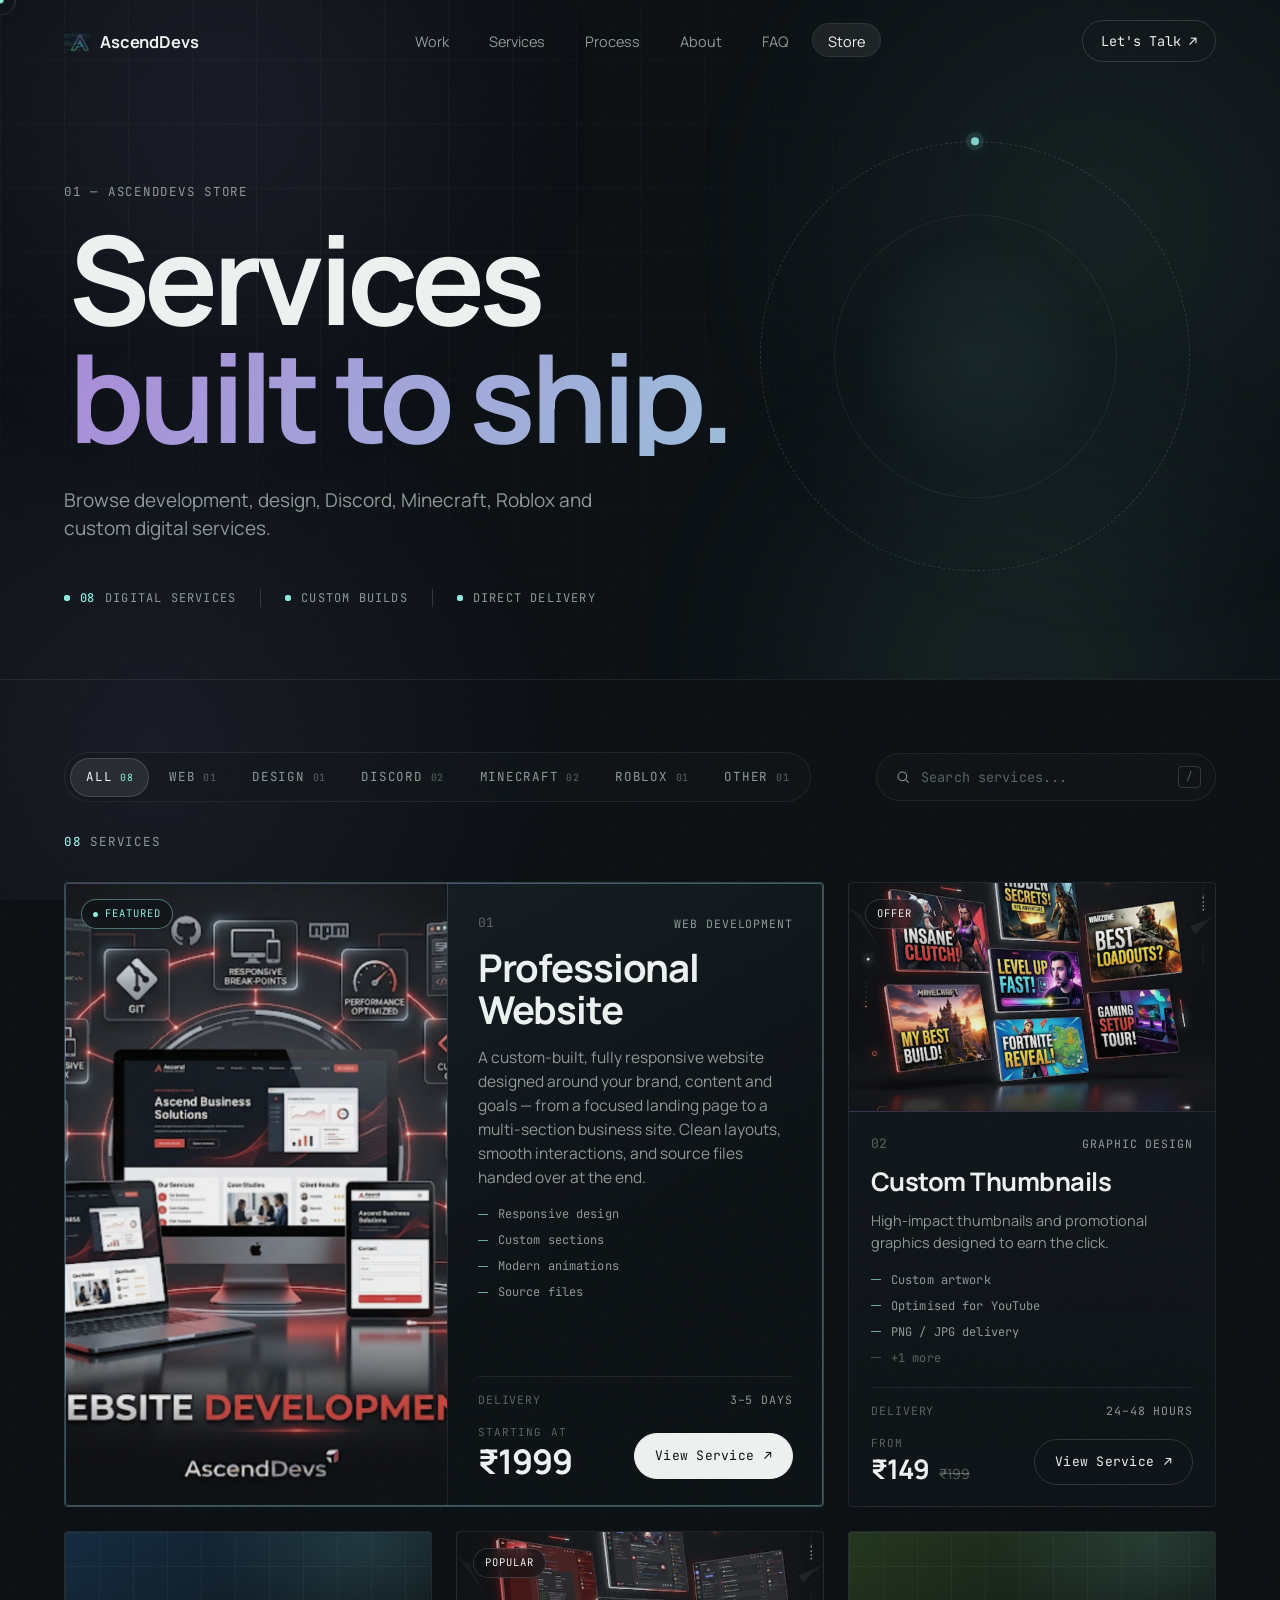
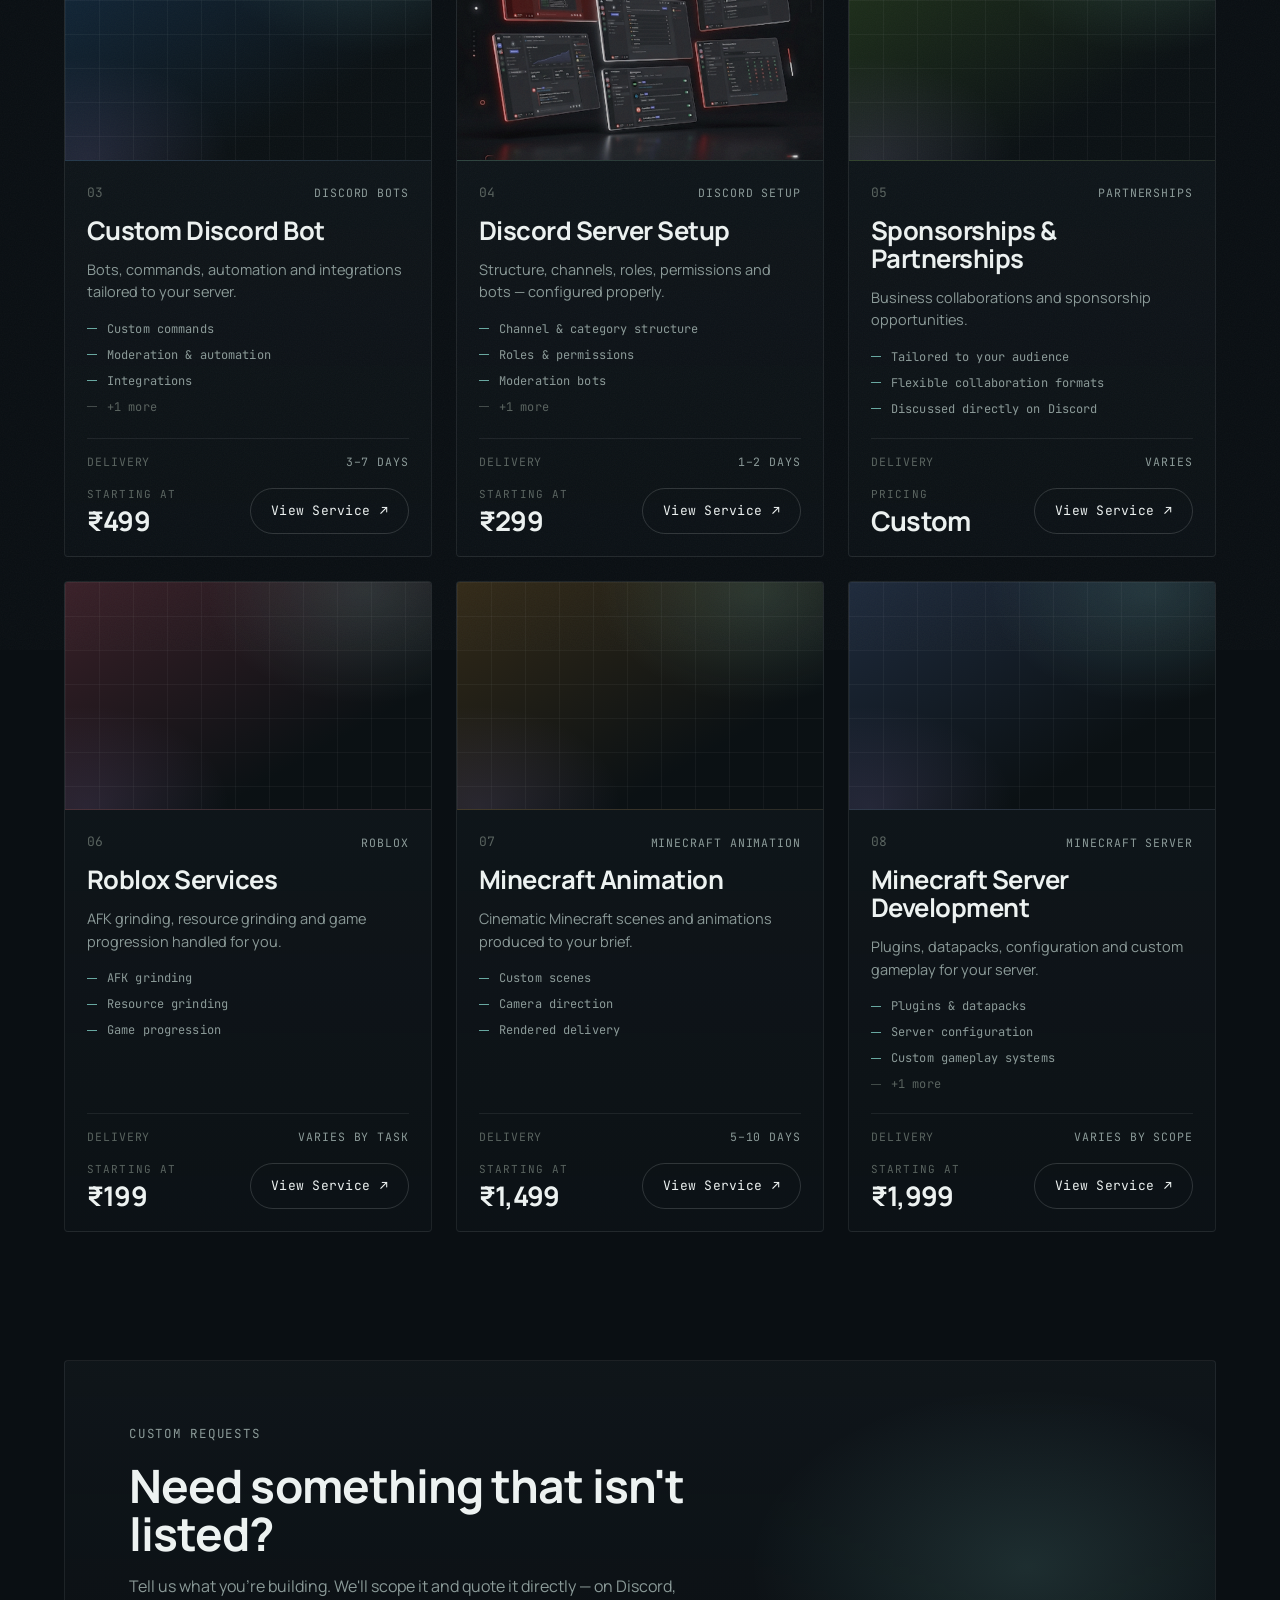
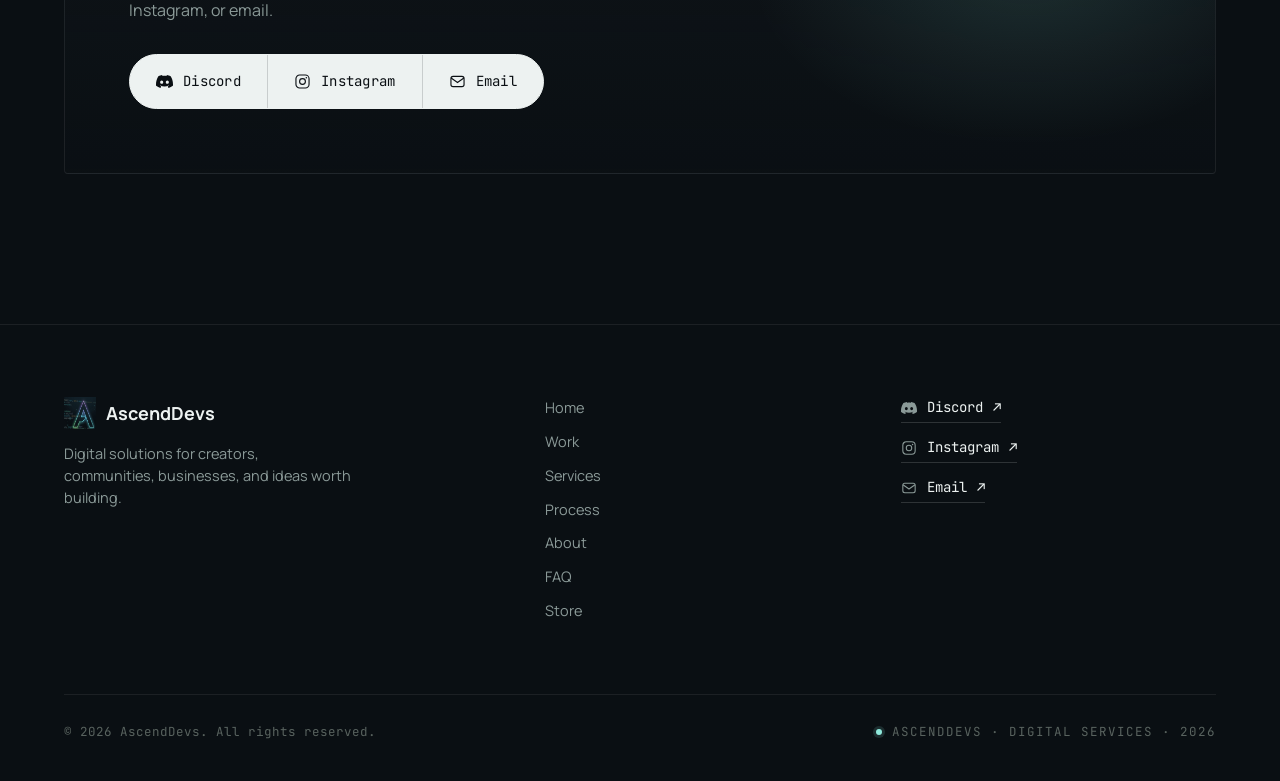
<file: store/index.html>
<!DOCTYPE html>
<html lang="en">
<head>
<meta charset="UTF-8">
<meta name="viewport" content="width=device-width, initial-scale=1.0, viewport-fit=cover">
<title>Store — AscendDevs</title>
<meta name="description" content="The AscendDevs store — web development, design, Discord, Minecraft, Roblox and custom digital services, built to ship.">
<meta name="theme-color" content="#0a0f13">

<meta property="og:title" content="Store — AscendDevs">
<meta property="og:description" content="Services built to ship. Development, design, Discord, Minecraft, Roblox and custom digital services.">
<meta property="og:type" content="website">
<meta property="og:image" content="../assets/images/hero-visual.png">

<link rel="icon" type="image/png" sizes="32x32" href="../assets/icons/favicon-32.png">
<link rel="icon" type="image/png" sizes="16x16" href="../assets/icons/favicon-16.png">
<link rel="apple-touch-icon" sizes="180x180" href="../assets/icons/favicon-180.png">

<link rel="preconnect" href="https://fonts.googleapis.com">
<link rel="preconnect" href="https://fonts.gstatic.com" crossorigin>
<link href="https://fonts.googleapis.com/css2?family=Manrope:wght@400;500;600;700;800&family=JetBrains+Mono:wght@400;500&display=swap" rel="stylesheet">

<link rel="stylesheet" href="../css/style.css">
<link rel="stylesheet" href="../css/store.css">
<noscript>
<style>
  /* No JavaScript: skip the intro, show everything, open the FAQ answers */
  .loader{ display: none !important; }
  .reveal, [data-stagger], .hero__headline .line[data-stagger] .word, .split-word > i{ opacity: 1 !important; transform: none !important; }
  .accordion__panel{ grid-template-rows: 1fr !important; }
  .accordion__panel > p{ padding-bottom: 28px !important; opacity: 1 !important; transform: none !important; }
  .accordion__icon{ display: none; }
</style>
</noscript>
</head>

<!-- data-root: how js/store.js finds assets/ from this page. Product image
     paths in js/store.js are written relative to the site root. -->
<body class="store-page" data-root="../">

<!-- ============ LOADER ============ -->
<div class="loader" id="loader" aria-hidden="true">
  <div class="loader__bars"><span></span><span></span><span></span><span></span><span></span></div>
  <div class="loader__center">
    <span class="loader__mark">AscendDevs</span>
    <span class="loader__count" id="loaderCount">0</span>
  </div>
  <div class="loader__rail"><i id="loaderRail"></i></div>
</div>

<!-- Film grain -->
<div class="grain" aria-hidden="true"></div>

<!-- Cursor -->
<div class="cursor" id="cursor" aria-hidden="true">
  <span class="cursor__dot"></span>
  <span class="cursor__ring"><b class="cursor__label" id="cursorLabel"></b></span>
</div>

<!-- Ambient page glow -->
<div class="store-bg" aria-hidden="true"></div>

<a class="skip-link" href="#main">Skip to content</a>

<!-- ============ NAV ============ -->
<header class="nav" id="nav" data-inert-on-modal>
  <div class="nav__inner">
    <a href="../" class="nav__brand" data-magnet aria-label="AscendDevs home">
      <img src="../assets/logo/logo-icon-transparent.png" alt="" class="nav__mark" width="28" height="28">
      <span data-scramble>AscendDevs</span>
    </a>

    <nav class="nav__links" id="navLinks" aria-label="Primary">
      <span class="nav__pill" id="navPill" aria-hidden="true"></span>
      <a href="../#work">Work</a>
      <a href="../#services">Services</a>
      <a href="../#process">Process</a>
      <a href="../#about">About</a>
      <a href="../#faq">FAQ</a>
      <a href="#top" aria-current="page">Store</a>
    </nav>

    <div data-contact="menu" data-label="Let's Talk" data-trigger="nav__cta" data-align="end">
      <a href="https://discord.gg/WDzhZU5xwJ" class="nav__cta" data-magnet target="_blank" rel="noopener">
        Let's Talk <span class="arrow">↗</span>
      </a>
    </div>

    <button class="nav__toggle" id="navToggle" aria-label="Open menu" aria-expanded="false" aria-controls="mobileMenu">
      <span></span><span></span>
    </button>
  </div>
  <div class="nav__progress" aria-hidden="true"><i id="scrollBar"></i></div>
</header>

<!-- Mobile menu -->
<div class="mobile-menu" id="mobileMenu">
  <nav aria-label="Mobile">
    <a href="../#work"><i>01</i>Work</a>
    <a href="../#services"><i>02</i>Services</a>
    <a href="../#process"><i>03</i>Process</a>
    <a href="../#about"><i>04</i>About</a>
    <a href="../#faq"><i>05</i>FAQ</a>
    <a href="#top" aria-current="page"><i>06</i>Store</a>
    <div data-contact="mobile">
      <a href="https://discord.gg/WDzhZU5xwJ" target="_blank" rel="noopener" class="mobile-menu__cta">Join Discord ↗</a>
    </div>
  </nav>
</div>

<main id="main" data-inert-on-modal>

  <!-- ============ STORE HERO ============ -->
  <section class="store-hero" id="top">
    <div class="store-hero__field" aria-hidden="true">
      <div class="hero__aurora hero__aurora--1"></div>
      <div class="hero__aurora hero__aurora--2"></div>
      <div class="hero__grid" data-parallax="0.05"></div>
      <div class="store-hero__orbit"><i></i></div>
    </div>

    <div class="store-hero__inner">
      <p class="eyebrow" data-stagger="1">01 — AscendDevs Store</p>

      <h1 class="hero__headline store-hero__title">
        <span class="line" data-stagger="2"><span class="word" data-scramble>Services</span></span>
        <span class="line" data-stagger="3"><span class="word word--accent" data-scramble>built to ship.</span></span>
      </h1>

      <p class="store-hero__sub" data-stagger="4">Browse development, design, Discord, Minecraft, Roblox and custom digital services.</p>

      <ul class="store-hero__meta" aria-label="Store highlights">
        <li data-stagger="5"><span class="hero__ping" aria-hidden="true"></span><b data-store-count="products"></b>Digital services</li>
        <li data-stagger="6"><span class="hero__ping" aria-hidden="true"></span>Custom builds</li>
        <li data-stagger="7"><span class="hero__ping" aria-hidden="true"></span>Direct delivery</li>
      </ul>
    </div>
  </section>

  <!-- ============ CATALOG ============ -->
  <section class="catalog" id="catalog" aria-label="Services">
    <div class="catalog__inner">

      <div class="toolbar reveal">
        <div class="filters" id="filters" role="group" aria-label="Filter services by category">
          <span class="filters__pill" id="filtersPill" aria-hidden="true"></span>
          <!-- filter buttons are generated from js/store.js -->
        </div>

        <form class="search" id="search" role="search" action="#" novalidate>
          <svg class="search__icon" viewBox="0 0 24 24" aria-hidden="true"><circle cx="11" cy="11" r="6.5" fill="none" stroke="currentColor" stroke-width="1.6"/><path d="M20 20l-4.2-4.2" fill="none" stroke="currentColor" stroke-width="1.6" stroke-linecap="round"/></svg>
          <input id="searchInput" type="search" name="q" placeholder="Search services..." aria-label="Search services" autocomplete="off" spellcheck="false">
          <kbd class="search__key" aria-hidden="true">/</kbd>
          <button type="button" class="search__clear" id="searchClear" aria-label="Clear search">
            <svg viewBox="0 0 24 24" aria-hidden="true"><path d="M6 6l12 12M18 6L6 18" fill="none" stroke="currentColor" stroke-width="1.6" stroke-linecap="round"/></svg>
          </button>
        </form>
      </div>

      <div class="catalog__status">
        <p id="resultCount" role="status" aria-live="polite"></p>
        <button type="button" class="catalog__reset" id="resetBtn" hidden>Reset</button>
      </div>

      <noscript><p class="store-noscript">The store list needs JavaScript. You can still reach the team on <a href="https://discord.gg/WDzhZU5xwJ">Discord</a>, <a href="https://instagram.com/ascenddevs">Instagram</a>, or <a href="mailto:ascenddevs.business@gmail.com">email</a>.</p></noscript>

      <div class="product-grid" id="productGrid"></div>

      <div class="empty" id="emptyState" hidden>
        <span class="empty__num" aria-hidden="true">00</span>
        <h2 class="empty__title">Nothing matches <span id="emptyQuery"></span></h2>
        <p class="empty__text">Try a different word or category — or tell us what you need and we'll scope it.</p>
        <div class="empty__actions">
          <button type="button" class="btn btn--ghost btn--sm" id="emptyReset">
            <span class="btn__fill"></span>
            <span class="btn__label">Reset filters</span>
          </button>
          <div data-contact="menu" data-label="Request a service" data-trigger="btn btn--primary btn--sm" data-align="center">
            <a href="https://discord.gg/WDzhZU5xwJ" target="_blank" rel="noopener" class="btn btn--primary btn--sm">
              <span class="btn__fill"></span>
              <span class="btn__label">Request on Discord <span class="arrow">↗</span></span>
            </a>
          </div>
        </div>
      </div>

      <!-- Custom request strip -->
      <div class="store-cta">
        <div class="store-cta__glow" aria-hidden="true"></div>
        <div class="store-cta__text">
          <p class="eyebrow reveal">Custom requests</p>
          <h2 data-split>Need something that isn't listed?</h2>
          <p class="reveal">Tell us what you're building. We'll scope it and quote it directly — on Discord, Instagram, or email.</p>
        </div>
        <div class="reveal contact-dock" data-contact="dock">
          <a class="contact-dock__item" href="https://discord.gg/WDzhZU5xwJ" target="_blank" rel="noopener"><span class="contact-dock__fill"></span><span class="contact-dock__label"><span>Discord</span></span></a>
          <a class="contact-dock__item" href="https://instagram.com/ascenddevs" target="_blank" rel="noopener"><span class="contact-dock__fill"></span><span class="contact-dock__label"><span>Instagram</span></span></a>
          <a class="contact-dock__item" href="mailto:ascenddevs.business@gmail.com"><span class="contact-dock__fill"></span><span class="contact-dock__label"><span>Email</span></span></a>
        </div>
      </div>

    </div>
  </section>

</main>

<!-- ============ FOOTER ============ -->
<footer class="footer" data-inert-on-modal>
  <div class="footer__top">
    <a href="../" class="footer__brand">
      <img src="../assets/logo/logo-icon-transparent.png" alt="AscendDevs" width="32" height="32">
      <span data-scramble>AscendDevs</span>
    </a>
    <p>Digital solutions for creators, communities, businesses, and ideas worth building.</p>
  </div>

  <nav class="footer__nav" aria-label="Footer">
    <a href="../">Home</a>
    <a href="../#work">Work</a>
    <a href="../#services">Services</a>
    <a href="../#process">Process</a>
    <a href="../#about">About</a>
    <a href="../#faq">FAQ</a>
    <a href="#top">Store</a>
  </nav>

  <div class="footer__contact" data-contact="list">
    <a class="footer__contact-link" href="https://discord.gg/WDzhZU5xwJ" target="_blank" rel="noopener"><span>Discord</span><span class="arrow" aria-hidden="true">↗</span></a>
    <a class="footer__contact-link" href="https://instagram.com/ascenddevs" target="_blank" rel="noopener"><span>Instagram</span><span class="arrow" aria-hidden="true">↗</span></a>
    <a class="footer__contact-link" href="mailto:ascenddevs.business@gmail.com"><span>Email</span><span class="arrow" aria-hidden="true">↗</span></a>
  </div>

  <div class="footer__bottom">
    <span>© 2026 AscendDevs. All rights reserved.</span>
    <span class="footer__status"><i aria-hidden="true"></i>ASCENDDEVS · DIGITAL SERVICES · 2026</span>
  </div>
</footer>

<button class="to-top" id="toTop" aria-label="Back to top" data-inert-on-modal>
  <svg class="to-top__arrow" viewBox="0 0 24 24" aria-hidden="true"><path d="M12 19V5M5 12l7-7 7 7" fill="none" stroke="currentColor" stroke-width="1.6" stroke-linecap="round" stroke-linejoin="round"/></svg>
  <svg class="to-top__ring" viewBox="0 0 44 44" aria-hidden="true"><circle id="toTopRing" cx="22" cy="22" r="20.5" fill="none" stroke="currentColor" stroke-width="1.5"/></svg>
</button>

<!-- ============ SERVICE DETAIL (filled from js/store.js) ============ -->
<div class="modal" id="modal" role="dialog" aria-modal="true" aria-labelledby="modalTitle" aria-describedby="modalDesc">
  <div class="modal__backdrop" data-close data-cursor="Close"></div>

  <div class="modal__frame">
    <button type="button" class="modal__close" data-close aria-label="Close service details">
      <span></span><span></span>
    </button>

    <div class="modal__panel" id="modalPanel" tabindex="-1">
      <div class="modal__visual" id="modalVisual"></div>

      <div class="modal__content">
        <p class="modal__eyebrow modal__anim" id="modalEyebrow" style="--i:0"></p>
        <h2 class="modal__title modal__anim" id="modalTitle" style="--i:1"></h2>
        <p class="modal__desc modal__anim" id="modalDesc" style="--i:2"></p>

        <div class="modal__facts modal__anim" style="--i:3">
          <div class="modal__price" id="modalPriceWrap">
            <span class="modal__label" id="modalPriceLabel"></span>
            <span class="modal__price-row"><b id="modalPrice"></b><s id="modalOld"></s></span>
          </div>
          <div class="modal__delivery" id="modalDeliveryWrap">
            <span class="modal__label">Delivery</span>
            <b id="modalDelivery"></b>
          </div>
        </div>

        <div class="modal__features modal__anim" id="modalFeaturesWrap" style="--i:4">
          <span class="modal__label">What's included</span>
          <ul id="modalFeatures"></ul>
        </div>

        <div class="modal__actions modal__anim" style="--i:5">
          <a class="btn btn--primary" id="modalCta" href="https://discord.gg/WDzhZU5xwJ" data-magnet target="_blank" rel="noopener">
            <span class="btn__fill"></span>
            <span class="btn__label"><span id="modalCtaText">Order on Discord</span> <span class="arrow">↗</span></span>
          </a>
          <button type="button" class="btn btn--ghost" data-close>
            <span class="btn__fill"></span>
            <span class="btn__label">Close</span>
          </button>
        </div>

        <div class="modal__alt modal__anim contact-alt" style="--i:6" data-contact="alt" data-exclude="discord">
          <span class="contact-alt__lead">Or reach us on</span>
          <a href="https://instagram.com/ascenddevs" target="_blank" rel="noopener"><span>Instagram</span></a>
          <a href="mailto:ascenddevs.business@gmail.com"><span>Email</span></a>
        </div>
      </div>
    </div>
  </div>
</div>

<script src="../js/contact.js"></script>
<script src="../js/main.js"></script>
<script src="../js/store.js"></script>
</body>
</html>
</file>
<file: css/style.css>
/* =============================================================
   ASCENDDEVS — DESIGN TOKENS
============================================================= */
:root{
  /* color */
  --void:        #0a0f13;
  --void-2:      #0b1216;
  --panel:       #10171b;
  --panel-2:     #131a1f;
  --line:        rgba(237,242,241,0.08);
  --line-strong: rgba(237,242,241,0.16);
  --ink:         #edf2f1;
  --ink-dim:     #8b9a98;
  --ink-faint:   #59635f;
  --cyan:        #8fe9dc;
  --cyan-deep:   #3fbfae;
  --violet:      #a98cd9;
  --gradient:    linear-gradient(120deg, var(--violet), var(--cyan));

  /* type */
  --font-display: 'Manrope', -apple-system, BlinkMacSystemFont, sans-serif;
  --font-mono:    'JetBrains Mono', ui-monospace, SFMono-Regular, monospace;

  /* layout */
  --gutter: clamp(24px, 5vw, 72px);
  --max: 1440px;
  --nav-h: 84px;

  /* motion */
  --ease:    cubic-bezier(.16,.84,.44,1);
  --ease-io: cubic-bezier(.65,.02,.24,1);
  --spring:  cubic-bezier(.2,1.4,.4,1);
  --fast: 220ms;
  --med:  480ms;
  --slow: 900ms;
}

/* =============================================================
   RESET
============================================================= */
*, *::before, *::after{ box-sizing: border-box; margin: 0; padding: 0; }
html{ scroll-behavior: smooth; scroll-padding-top: var(--nav-h); }
body{
  background: var(--void);
  color: var(--ink);
  font-family: var(--font-display);
  font-size: 16px;
  line-height: 1.5;
  -webkit-font-smoothing: antialiased;
  overflow-x: hidden;
}
body.is-locked{ overflow: hidden; }
img{ max-width: 100%; display: block; }
a{ color: inherit; text-decoration: none; }
ul{ list-style: none; }
button{ font: inherit; color: inherit; background: none; border: none; cursor: pointer; }
h1,h2,h3,h4{ font-weight: 700; letter-spacing: -0.02em; line-height: 1.05; }

.skip-link{
  position: absolute; left: -999px; top: 0; z-index: 9999;
  background: var(--ink); color: var(--void); padding: 12px 18px; border-radius: 4px;
}
.skip-link:focus{ left: 16px; top: 16px; }
:focus-visible{ outline: 2px solid var(--cyan); outline-offset: 3px; }
::selection{ background: var(--cyan); color: var(--void); }

/* =============================================================
   FILM GRAIN — subtle animated texture over everything
============================================================= */
.grain{
  position: fixed; inset: -150%;
  z-index: 9000;
  pointer-events: none;
  opacity: 0.035;
  background-image: url("data:image/svg+xml,%3Csvg xmlns='http://www.w3.org/2000/svg' width='200' height='200'%3E%3Cfilter id='n'%3E%3CfeTurbulence type='fractalNoise' baseFrequency='0.85' numOctaves='3'/%3E%3C/filter%3E%3Crect width='200' height='200' filter='url(%23n)'/%3E%3C/svg%3E");
  animation: grainShift 700ms steps(4) infinite;
}
@keyframes grainShift{
  0%{ transform: translate(0,0); }
  25%{ transform: translate(-3%,2%); }
  50%{ transform: translate(2%,-3%); }
  75%{ transform: translate(-2%,-2%); }
  100%{ transform: translate(3%,1%); }
}

/* =============================================================
   LOADER
============================================================= */
.loader{
  position: fixed; inset: 0; z-index: 9800;
  display: flex; align-items: center; justify-content: center;
  pointer-events: all;
}
.loader__bars{ position: absolute; inset: 0; display: flex; }
.loader__bars span{
  flex: 1;
  background: var(--void);
  transform: scaleY(1); transform-origin: top;
  transition: transform 800ms var(--ease-io);
}
.loader__center{
  position: relative; z-index: 2;
  display: flex; align-items: baseline; gap: 14px;
  transition: opacity 380ms var(--ease), transform 380ms var(--ease);
}
.loader__mark{
  font-family: var(--font-mono);
  font-size: 14px; letter-spacing: 0.24em; color: var(--ink-dim);
  animation: loaderTrack 1100ms var(--ease) forwards;
}
@keyframes loaderTrack{
  0%{ opacity: 0; letter-spacing: 0.5em; }
  100%{ opacity: 1; letter-spacing: 0.14em; }
}
.loader__count{
  font-family: var(--font-mono); font-size: 14px; color: var(--cyan);
  min-width: 3ch; text-align: right;
}
.loader__rail{
  position: absolute; left: 50%; bottom: 20%; transform: translateX(-50%);
  width: min(240px, 50vw); height: 1px; background: var(--line-strong); z-index: 2;
}
.loader__rail i{
  display: block; height: 100%; width: 0%;
  background: var(--gradient);
}
.loader.is-done .loader__center,
.loader.is-done .loader__rail{ opacity: 0; transform: translateY(-8px); }
.loader.is-done .loader__bars span{ transform: scaleY(0); }
.loader.is-done .loader__bars span:nth-child(1){ transition-delay: 0ms; }
.loader.is-done .loader__bars span:nth-child(2){ transition-delay: 70ms; }
.loader.is-done .loader__bars span:nth-child(3){ transition-delay: 140ms; }
.loader.is-done .loader__bars span:nth-child(4){ transition-delay: 210ms; }
.loader.is-done .loader__bars span:nth-child(5){ transition-delay: 280ms; }
.loader.is-hidden{ pointer-events: none; visibility: hidden; }

/* =============================================================
   CUSTOM CURSOR (desktop only)
============================================================= */
.cursor{ display: none; }
@media (hover: hover) and (pointer: fine){
  .cursor{
    display: block;
    position: fixed; top: 0; left: 0; z-index: 9500;
    pointer-events: none;
    will-change: transform;
  }
  .cursor__dot{
    position: absolute; top: 0; left: 0;
    width: 6px; height: 6px; border-radius: 50%;
    background: var(--cyan);
    transform: translate(-50%,-50%);
    transition: opacity var(--fast) var(--ease), transform var(--fast) var(--ease);
  }
  .cursor__ring{
    position: absolute; top: 0; left: 0;
    width: 30px; height: 30px; border-radius: 50%;
    border: 1px solid var(--line-strong);
    transform: translate(-50%,-50%);
    display: flex; align-items: center; justify-content: center;
    transition: width 320ms var(--spring), height 320ms var(--spring),
                border-color var(--fast) var(--ease), background var(--fast) var(--ease);
  }
  .cursor__label{
    font-family: var(--font-mono); font-size: 11px; font-weight: 500;
    color: var(--void); letter-spacing: 0.04em;
    opacity: 0; transform: scale(.7);
    transition: opacity 180ms var(--ease), transform 220ms var(--spring);
    white-space: nowrap;
  }
  .cursor.is-active .cursor__ring{ width: 52px; height: 52px; border-color: var(--cyan); }
  .cursor.is-active .cursor__dot{ opacity: 0; }
  .cursor.is-label .cursor__ring{
    width: 76px; height: 76px;
    background: var(--cyan); border-color: var(--cyan);
  }
  .cursor.is-label .cursor__label{ opacity: 1; transform: scale(1); }
  .cursor.is-down .cursor__ring{ transform: translate(-50%,-50%) scale(.82); }
}

/* =============================================================
   SERVICE HOVER PEEK (follows cursor)
============================================================= */
.peek{ display: none; }
@media (hover: hover) and (pointer: fine){
  .peek{
    display: flex; flex-direction: column; justify-content: flex-end;
    position: fixed; top: 0; left: 0; z-index: 400;
    width: 230px; height: 150px;
    padding: 16px;
    border: 1px solid var(--line-strong);
    border-radius: 6px;
    overflow: hidden;
    pointer-events: none;
    opacity: 0;
    transform: translate(-50%,-50%) scale(.88) rotate(-4deg);
    transition: opacity 260ms var(--ease), transform 420ms var(--spring);
    will-change: transform;
  }
  .peek.is-on{ opacity: 1; transform: translate(-50%,-50%) scale(1) rotate(0deg); }
  .peek__tone{
    position: absolute; inset: 0; z-index: 0;
    background: linear-gradient(150deg, #1a2430, #0b1114 70%);
  }
  .peek__tone::after{
    content:''; position: absolute; inset: 0;
    background-image:
      linear-gradient(to right, rgba(237,242,241,0.06) 1px, transparent 1px),
      linear-gradient(to bottom, rgba(237,242,241,0.06) 1px, transparent 1px);
    background-size: 22px 22px;
  }
  .peek[data-tone="1"] .peek__tone{ background: linear-gradient(150deg,#16323a,#0b1114 70%); }
  .peek[data-tone="2"] .peek__tone{ background: linear-gradient(150deg,#2a2140,#0b1114 70%); }
  .peek[data-tone="3"] .peek__tone{ background: linear-gradient(150deg,#132a3f,#0b1114 70%); }
  .peek[data-tone="4"] .peek__tone{ background: linear-gradient(150deg,#1d3630,#0b1114 70%); }
  .peek[data-tone="5"] .peek__tone{ background: linear-gradient(150deg,#22351c,#0b1114 70%); }
  .peek[data-tone="6"] .peek__tone{ background: linear-gradient(150deg,#3a2028,#0b1114 70%); }
  .peek[data-tone="7"] .peek__tone{ background: linear-gradient(150deg,#332a18,#0b1114 70%); }
  .peek[data-tone="8"] .peek__tone{ background: linear-gradient(150deg,#1e2a3c,#0b1114 70%); }
  .peek__title{
    position: relative; z-index: 1;
    font-family: var(--font-mono); font-size: 12.5px;
    color: var(--ink); letter-spacing: 0.02em;
  }
}

/* =============================================================
   SHARED PRIMITIVES
============================================================= */
.eyebrow{
  font-family: var(--font-mono);
  font-size: 12.5px;
  letter-spacing: 0.06em;
  text-transform: uppercase;
  color: var(--ink-dim);
  margin-bottom: 18px;
}

.section-head{
  max-width: var(--max);
  margin: 0 auto 64px;
  padding: 0 var(--gutter);
}
.section-head h2{ font-size: clamp(30px, 4.2vw, 52px); max-width: 16ch; }
.section-head__note{ color: var(--ink-dim); margin-top: 16px; max-width: 46ch; }

.arrow{ display: inline-block; transition: transform var(--fast) var(--ease); }

/* --- buttons with a wiping fill --- */
.btn{
  position: relative;
  display: inline-flex; align-items: center; gap: 10px;
  font-family: var(--font-mono);
  font-size: 14px;
  letter-spacing: 0.02em;
  padding: 16px 28px;
  border-radius: 100px;
  border: 1px solid var(--line-strong);
  overflow: hidden;
  isolation: isolate;
  transition: border-color var(--fast) var(--ease), color var(--fast) var(--ease);
  will-change: transform;
}
.btn__label{ position: relative; z-index: 2; display: inline-flex; align-items: center; gap: 10px; }
.btn__fill{
  position: absolute; inset: 0; z-index: 1;
  border-radius: inherit;
  transform: translateY(101%);
  transition: transform 420ms var(--ease);
}
.btn--primary{ background: var(--ink); color: var(--void); border-color: var(--ink); }
.btn--primary .btn__fill{ background: var(--gradient); }
.btn--primary:hover .btn__fill{ transform: translateY(0); }
.btn--ghost{ color: var(--ink); }
.btn--ghost .btn__fill{ background: var(--ink); }
.btn--ghost:hover{ color: var(--void); border-color: var(--ink); }
.btn--ghost:hover .btn__fill{ transform: translateY(0); }
.btn:hover .arrow{ transform: translate(3px,-3px); }
.btn:hover .arrow--down{ transform: translateY(3px); }
.btn:active{ transform: scale(.97); }

/* =============================================================
   NAVIGATION
============================================================= */
.nav{
  position: fixed; top: 0; left: 0; right: 0; z-index: 500;
  height: var(--nav-h);
  border-bottom: 1px solid transparent;
  transition: background var(--med) var(--ease), border-color var(--med) var(--ease),
              transform 520ms var(--ease), backdrop-filter var(--med) var(--ease);
}
.nav.is-scrolled{
  background: rgba(10,15,19,0.72);
  backdrop-filter: blur(16px) saturate(140%);
  -webkit-backdrop-filter: blur(16px) saturate(140%);
  border-bottom-color: var(--line);
}
.nav.is-tucked{ transform: translateY(-100%); }
.nav__inner{
  max-width: var(--max); margin: 0 auto; height: 100%;
  padding: 0 var(--gutter);
  display: flex; align-items: center; justify-content: space-between;
  gap: 24px;
}
.nav__brand{
  display: flex; align-items: center; gap: 10px;
  font-weight: 700; font-size: 16.5px; letter-spacing: -0.01em;
  flex-shrink: 0;
  will-change: transform;
}
.nav__mark{
  width: 26px; height: 26px; object-fit: contain;
  transition: transform 600ms var(--spring);
}
.nav__brand:hover .nav__mark{ transform: rotate(-18deg) scale(1.12); }

.nav__links{ position: relative; display: flex; align-items: center; gap: 8px; margin: 0 auto; }
.nav__links a{
  position: relative; z-index: 1;
  padding: 8px 16px; border-radius: 100px;
  font-size: 14.5px; color: var(--ink-dim);
  transition: color var(--fast) var(--ease);
}
.nav__links a:hover,
.nav__links a.is-current{ color: var(--ink); }
.nav__pill{
  position: absolute; z-index: 0; top: 0; left: 0;
  height: 34px; border-radius: 100px;
  background: rgba(237,242,241,0.07);
  border: 1px solid var(--line);
  opacity: 0;
  transition: transform 460ms var(--spring), width 460ms var(--spring), opacity 260ms var(--ease);
  will-change: transform, width;
}
.nav__pill.is-on{ opacity: 1; }

.nav__cta{
  font-family: var(--font-mono); font-size: 13.5px;
  display: flex; align-items: center; gap: 8px;
  padding: 10px 18px;
  border: 1px solid var(--line-strong);
  border-radius: 100px;
  flex-shrink: 0;
  will-change: transform;
  transition: border-color var(--fast) var(--ease), color var(--fast) var(--ease), background var(--fast) var(--ease);
}
.nav__cta:hover{ border-color: var(--cyan); color: var(--cyan); background: rgba(143,233,220,0.06); }
.nav__cta:hover .arrow{ transform: translate(3px,-3px); }

.nav__progress{
  position: absolute; left: 0; right: 0; bottom: -1px; height: 2px;
  pointer-events: none;
}
.nav__progress i{
  display: block; height: 100%; width: 0%;
  background: var(--gradient);
  box-shadow: 0 0 14px rgba(143,233,220,0.5);
}

.nav__toggle{
  display: none; flex-direction: column; justify-content: center; gap: 6px;
  width: 34px; height: 34px;
}
.nav__toggle span{
  display: block; height: 1.5px; width: 100%; background: var(--ink); border-radius: 2px;
  transition: transform 320ms var(--spring), width 320ms var(--ease);
}
.nav__toggle span:last-child{ width: 66%; align-self: flex-end; }
.nav__toggle.is-open span:first-child{ transform: translateY(3.75px) rotate(45deg); }
.nav__toggle.is-open span:last-child{ width: 100%; transform: translateY(-3.75px) rotate(-45deg); }

.mobile-menu{
  position: fixed; inset: 0; z-index: 480;
  background: var(--void-2);
  display: flex; flex-direction: column; justify-content: flex-start;
  overflow-y: auto; overscroll-behavior: contain;
  padding: var(--nav-h) var(--gutter) 40px;
  clip-path: inset(0 0 100% 0);
  transition: clip-path 640ms var(--ease-io);
}
.mobile-menu.is-open{ clip-path: inset(0 0 0% 0); }
.mobile-menu nav{ display: flex; flex-direction: column; margin: auto 0; }
.mobile-menu a{
  display: flex; align-items: baseline; gap: 16px;
  font-size: clamp(30px, 9vw, 46px); font-weight: 700; letter-spacing: -0.03em;
  padding: 18px 0; border-bottom: 1px solid var(--line);
  opacity: 0; transform: translateY(26px);
  transition: opacity 500ms var(--ease), transform 500ms var(--ease), color var(--fast) var(--ease);
}
.mobile-menu a i{
  font-family: var(--font-mono); font-style: normal;
  font-size: 12px; color: var(--ink-faint); font-weight: 400;
}
.mobile-menu.is-open a{ opacity: 1; transform: translateY(0); }
.mobile-menu.is-open a:nth-child(1){ transition-delay: 180ms; }
.mobile-menu.is-open a:nth-child(2){ transition-delay: 240ms; }
.mobile-menu.is-open a:nth-child(3){ transition-delay: 300ms; }
.mobile-menu.is-open a:nth-child(4){ transition-delay: 360ms; }
.mobile-menu.is-open a:nth-child(5){ transition-delay: 420ms; }
.mobile-menu.is-open a:nth-child(6){ transition-delay: 480ms; }
.mobile-menu__cta{ color: var(--cyan) !important; border-bottom: 0 !important; font-size: clamp(20px,5vw,26px) !important; }

/* =============================================================
   HERO
============================================================= */
.hero{
  position: relative;
  min-height: 100svh;
  display: flex; flex-direction: column; align-items: center; justify-content: center;
  padding: calc(var(--nav-h) + 40px) var(--gutter) 110px;
  overflow: hidden;
  text-align: center;
}
.hero__field{ position: absolute; inset: 0; z-index: 0; }

.hero__aurora{
  position: absolute;
  width: 62vw; height: 62vw;
  max-width: 820px; max-height: 820px;
  border-radius: 50%;
  filter: blur(90px);
  opacity: 0.4;
  will-change: transform;
}
.hero__aurora--1{
  top: -12%; left: -6%;
  background: radial-gradient(circle, rgba(169,140,217,0.42), transparent 66%);
  animation: drift1 19s ease-in-out infinite alternate;
}
.hero__aurora--2{
  bottom: -18%; right: -10%;
  background: radial-gradient(circle, rgba(143,233,220,0.36), transparent 66%);
  animation: drift2 23s ease-in-out infinite alternate;
}
@keyframes drift1{
  0%{ transform: translate(0,0) scale(1); }
  100%{ transform: translate(16%, 12%) scale(1.15); }
}
@keyframes drift2{
  0%{ transform: translate(0,0) scale(1.1); }
  100%{ transform: translate(-14%, -10%) scale(.92); }
}

.hero__visual{
  position: absolute; top: 42%; left: 50%;
  width: min(980px, 130vw);
  transform: translate(-50%,-50%);
  opacity: 0.26;
  filter: saturate(0.9);
  mask-image: radial-gradient(ellipse 58% 58% at 50% 40%, black 35%, transparent 76%);
  -webkit-mask-image: radial-gradient(ellipse 58% 58% at 50% 40%, black 35%, transparent 76%);
  will-change: transform;
}
.hero__grid{
  position: absolute; inset: -10%;
  background-image:
    linear-gradient(to right, rgba(237,242,241,0.035) 1px, transparent 1px),
    linear-gradient(to bottom, rgba(237,242,241,0.035) 1px, transparent 1px);
  background-size: 64px 64px;
  mask-image: radial-gradient(ellipse 70% 60% at 50% 40%, black 10%, transparent 75%);
  -webkit-mask-image: radial-gradient(ellipse 70% 60% at 50% 40%, black 10%, transparent 75%);
  will-change: transform;
}
.hero__canvas{ position: absolute; inset: 0; width: 100%; height: 100%; opacity: 0.85; }

.hero__content{ position: relative; z-index: 2; max-width: 940px; }

.hero__label{
  display: inline-flex; align-items: center; gap: 10px;
  font-family: var(--font-mono);
  font-size: 12.5px; letter-spacing: 0.08em; text-transform: uppercase;
  color: var(--ink-dim);
  padding: 8px 16px 8px 12px;
  border: 1px solid var(--line);
  border-radius: 100px;
  background: rgba(16,23,27,0.5);
  backdrop-filter: blur(8px);
  margin-bottom: 30px;
}
.hero__ping{
  position: relative; width: 7px; height: 7px; border-radius: 50%;
  background: var(--cyan); flex-shrink: 0;
}
.hero__ping::after{
  content:''; position: absolute; inset: 0; border-radius: 50%;
  background: var(--cyan);
  animation: ping 2s var(--ease) infinite;
}
@keyframes ping{
  0%{ transform: scale(1); opacity: .8; }
  80%,100%{ transform: scale(3.4); opacity: 0; }
}

.hero__headline{
  font-size: clamp(56px, 11.5vw, 140px);
  letter-spacing: -0.045em;
  display: flex; flex-direction: column; align-items: center;
  line-height: 0.96;
}
.hero__headline .line{ display: block; overflow: hidden; padding: 0 0.04em; }
.hero__headline .word{
  display: inline-block;
  cursor: default;
  transition: transform 400ms var(--spring), color 300ms var(--ease);
}
.hero__headline .word:hover{ transform: translateY(-6px) scale(1.02); color: var(--cyan); }
.hero__headline .word--accent{
  background: var(--gradient);
  -webkit-background-clip: text; background-clip: text;
  -webkit-text-fill-color: transparent;
  background-size: 200% 100%;
  animation: shiftGradient 6s ease-in-out infinite alternate;
}
@keyframes shiftGradient{
  0%{ background-position: 0% 50%; }
  100%{ background-position: 100% 50%; }
}
.hero__headline .word--accent:hover{ filter: brightness(1.2); }

.hero__sub{
  margin: 32px auto 0;
  max-width: 44ch;
  color: var(--ink-dim);
  font-size: clamp(16px, 1.6vw, 19px);
}
.hero__actions{
  margin-top: 46px;
  display: flex; align-items: center; justify-content: center; gap: 16px; flex-wrap: wrap;
}

.hero__scroll{
  position: absolute; bottom: 36px; left: 50%; transform: translateX(-50%);
  width: 1px; height: 58px;
  background: var(--line-strong);
  z-index: 2;
  overflow: hidden;
}
.hero__scroll span{
  position: absolute; top: -100%; left: 0; width: 100%; height: 100%;
  background: var(--cyan);
  animation: scrollLine 2.2s var(--ease) infinite;
}
@keyframes scrollLine{ 0%{ top:-100%; } 60%{ top:100%; } 100%{ top:100%; } }

/* --- hero entrance orchestration --- */
[data-stagger]{
  opacity: 0;
  transform: translateY(40px);
}
.hero__headline .line[data-stagger]{ transform: none; opacity: 1; }
.hero__headline .line[data-stagger] .word{
  display: inline-block;
  transform: translateY(110%) rotate(6deg);
  opacity: 0;
}
body.is-ready [data-stagger]{
  animation: riseIn 900ms var(--ease) forwards;
  animation-delay: calc(var(--i, 1) * 90ms);
}
body.is-ready .hero__headline .line[data-stagger]{ animation: none; }
body.is-ready .hero__headline .line[data-stagger] .word{
  animation: wordUp 1050ms var(--ease) forwards;
  animation-delay: calc(var(--i, 1) * 110ms);
}
@keyframes riseIn{ to{ opacity: 1; transform: translateY(0); } }
@keyframes wordUp{ to{ opacity: 1; transform: translateY(0) rotate(0); } }

/* =============================================================
   MARQUEE — speed reacts to scroll velocity
============================================================= */
.marquee{
  border-top: 1px solid var(--line);
  border-bottom: 1px solid var(--line);
  background: var(--void-2);
  overflow: hidden;
  padding: 22px 0;
  -webkit-mask-image: linear-gradient(to right, transparent, black 8%, black 92%, transparent);
  mask-image: linear-gradient(to right, transparent, black 8%, black 92%, transparent);
}
.marquee__track{
  display: flex; align-items: center; gap: 28px;
  width: max-content;
  will-change: transform;
}
.marquee__track span{
  font-size: clamp(20px, 3.4vw, 40px);
  font-weight: 700; letter-spacing: -0.03em;
  color: transparent;
  -webkit-text-stroke: 1px var(--line-strong);
  white-space: nowrap;
  transition: color 300ms var(--ease), -webkit-text-stroke-color 300ms var(--ease);
}
.marquee__track span:hover{ color: var(--cyan); -webkit-text-stroke-color: var(--cyan); }
.marquee__track i{ color: var(--cyan); font-style: normal; font-size: 14px; opacity: .55; }

/* =============================================================
   SPLIT-TEXT HEADINGS
============================================================= */
[data-split]{ overflow: hidden; }
.split-word{
  display: inline-block; overflow: hidden; vertical-align: top;
  padding-bottom: 0.14em; margin-bottom: -0.14em;
}
.split-word > i{
  display: inline-block; font-style: inherit;
  transform: translateY(105%) rotate(4deg);
  opacity: 0;
  transition: transform 900ms var(--ease), opacity 700ms var(--ease);
  transition-delay: var(--d, 0ms);
}
[data-split].is-visible .split-word > i{ transform: translateY(0) rotate(0); opacity: 1; }

/* =============================================================
   GENERIC SCROLL REVEAL
============================================================= */
.reveal{
  opacity: 0;
  transform: translateY(28px);
  transition: opacity 820ms var(--ease), transform 820ms var(--ease);
}
.reveal.is-visible{ opacity: 1; transform: translateY(0); }

/* =============================================================
   INTRO
============================================================= */
.intro{ padding: 160px var(--gutter); }
.intro__inner{ max-width: 980px; margin: 0 auto; }
.intro__statement{
  font-size: clamp(30px, 5vw, 58px);
  max-width: 15ch;
  margin-bottom: 28px;
}
.intro__body{ color: var(--ink-dim); font-size: clamp(16px, 1.6vw, 19px); max-width: 52ch; }

/* =============================================================
   SERVICES
============================================================= */
.services{ padding: 140px 0; border-top: 1px solid var(--line); }
.service-list{ max-width: var(--max); margin: 0 auto; padding: 0 var(--gutter); }
.service-row{
  display: grid;
  grid-template-columns: 56px 1fr 1fr 40px;
  align-items: center;
  gap: 32px;
  padding: 34px 24px;
  border-top: 1px solid var(--line);
  position: relative;
  isolation: isolate;
}
.service-list .service-row:last-child{ border-bottom: 1px solid var(--line); }

/* sweeping hover wash */
.service-row::after{
  content: ''; position: absolute; inset: 0; z-index: -1;
  background: linear-gradient(90deg, rgba(169,140,217,0.10), rgba(143,233,220,0.06) 60%, transparent);
  transform: scaleX(0); transform-origin: left;
  transition: transform 560ms var(--ease-io);
}
.service-row:hover::after{ transform: scaleX(1); }

.service-row::before{
  content: ''; position: absolute; left: 0; top: 0; bottom: 0; width: 2px;
  background: var(--gradient);
  transform: scaleY(0); transform-origin: bottom;
  transition: transform var(--med) var(--ease);
}
.service-row:hover::before{ transform: scaleY(1); }

.service-row__num{
  font-family: var(--font-mono); color: var(--ink-faint); font-size: 14px;
  transition: color var(--fast) var(--ease), transform 420ms var(--spring);
}
.service-row:hover .service-row__num{ color: var(--cyan); transform: translateY(-3px); }
.service-row__name{
  font-size: clamp(20px, 2.6vw, 30px); font-weight: 600; letter-spacing: -0.02em;
  transition: transform 420ms var(--spring);
}
.service-row:hover .service-row__name{ transform: translateX(14px); }
.service-row__desc{
  color: var(--ink-dim); font-size: 15px; max-width: 46ch;
  transition: color var(--fast) var(--ease), transform 420ms var(--spring);
}
.service-row:hover .service-row__desc{ color: var(--ink); transform: translateX(6px); }
.service-row__arrow{
  font-size: 18px; color: var(--ink-faint); justify-self: end;
  transition: transform 420ms var(--spring), color var(--fast) var(--ease);
}
.service-row:hover .service-row__arrow{ transform: translate(6px,-6px) scale(1.25); color: var(--cyan); }

@media (max-width: 860px){
  .service-row{ grid-template-columns: 40px 1fr 28px; row-gap: 10px; padding: 26px 4px; }
  .service-row__desc{ grid-column: 2 / 3; }
}

/* =============================================================
   CAPABILITIES — cells light up near the cursor
============================================================= */
.capabilities{ padding: 140px var(--gutter); border-top: 1px solid var(--line); background: var(--void-2); }
.capabilities__inner{ max-width: var(--max); margin: 0 auto; }
.capabilities h2{ font-size: clamp(32px, 5.5vw, 64px); margin-bottom: 60px; max-width: 14ch; }
.capabilities__list{
  display: grid;
  grid-template-columns: repeat(3, 1fr);
  gap: 1px;
  background: var(--line);
  border: 1px solid var(--line);
}
.capabilities__list li{
  position: relative;
  background: var(--void-2);
  padding: 48px 28px;
  font-family: var(--font-mono);
  font-size: 14px;
  letter-spacing: 0.02em;
  color: var(--ink-dim);
  overflow: hidden;
  transition: color var(--fast) var(--ease), background var(--fast) var(--ease);
}
.capabilities__list li::before{
  content: '';
  position: absolute; left: var(--mx, 50%); top: var(--my, 50%);
  width: 320px; height: 320px; margin: -160px 0 0 -160px;
  border-radius: 50%;
  background: radial-gradient(circle, rgba(143,233,220,0.16), transparent 62%);
  opacity: var(--glow, 0);
  transition: opacity 320ms var(--ease);
  pointer-events: none;
}
.capabilities__list li span{ position: relative; z-index: 1; display: block; transition: transform 420ms var(--spring); }
.capabilities__list li::after{
  content: '+';
  position: absolute; z-index: 1; right: 24px; top: 24px;
  font-family: var(--font-mono); font-size: 15px; color: var(--ink-faint);
  transition: transform 520ms var(--spring), color var(--fast) var(--ease);
}
.capabilities__list li:hover::after{ transform: rotate(135deg); color: var(--cyan); }
.capabilities__list li:hover{ color: var(--cyan); background: var(--panel); }
.capabilities__list li:hover span{ transform: translateX(8px); }
@media (max-width: 720px){ .capabilities__list{ grid-template-columns: repeat(2,1fr); } }

/* =============================================================
   SELECTED WORK — 3D tilt cards
============================================================= */
.work{ padding: 140px 0; border-top: 1px solid var(--line); }
.work-grid{
  max-width: var(--max); margin: 0 auto; padding: 0 var(--gutter);
  display: grid; grid-template-columns: repeat(12, 1fr); gap: 24px;
  perspective: 1200px;
}
.work-item{ display: block; }
.work-item--a{ grid-column: span 7; }
.work-item--b{ grid-column: span 5; }
.work-item--c{ grid-column: span 5; }
.work-item--d{ grid-column: span 7; }

.work-item__frame{
  position: relative; overflow: hidden;
  background: linear-gradient(150deg, #16232a, #0c1114 65%);
  aspect-ratio: 4/3;
  border: 1px solid var(--line);
  border-radius: 4px;
  transform-style: preserve-3d;
  transition: transform 500ms var(--ease), border-color var(--fast) var(--ease);
  will-change: transform;
}
.work-item:hover .work-item__frame{ border-color: var(--line-strong); }
.work-item--a .work-item__frame{ background: linear-gradient(150deg,#16323a,#0b1114 68%); }
.work-item--b .work-item__frame{ background: linear-gradient(150deg,#2a2140,#0b1114 68%); }
.work-item--c .work-item__frame{ background: linear-gradient(150deg,#132a3f,#0b1114 68%); }
.work-item--d .work-item__frame{ background: linear-gradient(150deg,#1d3630,#0b1114 68%); }
.work-item__frame::after{
  content:''; position: absolute; inset: 0; z-index: 0;
  background-image:
    linear-gradient(to right, rgba(237,242,241,0.04) 1px, transparent 1px),
    linear-gradient(to bottom, rgba(237,242,241,0.04) 1px, transparent 1px);
  background-size: 34px 34px;
}
.work-item__image{
  position: absolute; inset: 0; z-index: 1;
  width: 100%; height: 100%; object-fit: cover;
  transform: scale(1.02);
  transition: transform 900ms var(--ease), filter 500ms var(--ease);
  filter: saturate(.82) brightness(.92);
}
.work-item:hover .work-item__image{ transform: scale(1.09); filter: saturate(1.05) brightness(1); }

.work-item__shine{
  position: absolute; inset: 0; z-index: 2;
  background: linear-gradient(115deg, transparent 38%, rgba(237,242,241,0.14) 50%, transparent 62%);
  transform: translateX(-120%);
  transition: transform 900ms var(--ease);
  pointer-events: none;
}
.work-item:hover .work-item__shine{ transform: translateX(120%); }

.work-item__badge{
  position: absolute; top: 18px; right: 18px; z-index: 3;
  width: 42px; height: 42px; border-radius: 50%;
  border: 1px solid var(--line-strong);
  background: rgba(10,15,19,0.55);
  backdrop-filter: blur(6px);
  display: flex; align-items: center; justify-content: center;
  opacity: 0; transform: translateY(10px) scale(.8);
  transition: opacity 320ms var(--ease), transform 420ms var(--spring), border-color var(--fast) var(--ease);
}
.work-item:hover .work-item__badge{ opacity: 1; transform: translateY(0) scale(1); border-color: var(--cyan); color: var(--cyan); }

.work-item__meta{
  display: flex; align-items: baseline; justify-content: space-between;
  margin-top: 18px;
}
.work-item__meta h3{
  font-size: 18px; font-weight: 600;
  transition: transform 420ms var(--spring), color var(--fast) var(--ease);
}
.work-item:hover .work-item__meta h3{ transform: translateX(6px); color: var(--cyan); }
.work-item__meta span{ font-family: var(--font-mono); font-size: 12.5px; color: var(--ink-dim); }

@media (max-width: 860px){
  .work-item--a, .work-item--b, .work-item--c, .work-item--d{ grid-column: span 12; }
}

/* =============================================================
   PROCESS — rail fills as you scroll
============================================================= */
.process{ padding: 140px 0; border-top: 1px solid var(--line); background: var(--void-2); }
.process-list{
  position: relative;
  max-width: var(--max); margin: 0 auto; padding: 40px var(--gutter) 0;
  display: grid; grid-template-columns: repeat(4, 1fr); gap: 28px;
}
.process-rail{
  position: absolute; left: var(--gutter); right: var(--gutter); top: 0; height: 1px;
  background: var(--line);
}
.process-rail i{
  display: block; height: 100%; width: 0%;
  background: var(--gradient);
  box-shadow: 0 0 12px rgba(143,233,220,0.45);
  transition: width 120ms linear;
}
.process-step{ position: relative; padding: 36px 24px 0 0; }
.process-step__dot{
  position: absolute; top: -4.5px; left: 0;
  width: 9px; height: 9px; border-radius: 50%;
  background: var(--void-2); border: 1px solid var(--line-strong);
  transition: background 360ms var(--ease), border-color 360ms var(--ease), transform 420ms var(--spring), box-shadow 360ms var(--ease);
}
.process-step.is-active .process-step__dot{
  background: var(--cyan); border-color: var(--cyan);
  transform: scale(1.5);
  box-shadow: 0 0 0 5px rgba(143,233,220,0.14);
}
.process-step__num{
  display: block;
  font-family: var(--font-mono);
  font-size: clamp(36px, 4vw, 52px);
  color: var(--ink-faint);
  margin-bottom: 20px;
  transition: color 360ms var(--ease);
}
.process-step.is-active .process-step__num{ color: var(--cyan); }
.process-step h3{ font-size: 20px; margin-bottom: 10px; }
.process-step p{ color: var(--ink-dim); font-size: 14.5px; max-width: 26ch; }

@media (max-width: 860px){
  .process-list{ grid-template-columns: 1fr; gap: 40px; padding-left: calc(var(--gutter) + 22px); }
  .process-rail{ left: var(--gutter); right: auto; top: 0; bottom: 0; width: 1px; height: auto; }
  .process-rail i{ width: 100%; height: 0%; transition: height 120ms linear; }
  .process-step{ padding-top: 0; }
  .process-step__dot{ top: 8px; left: -26px; }
}

/* =============================================================
   ABOUT
============================================================= */
.about{ padding: 140px 0 0; border-top: 1px solid var(--line); }
.about__inner{
  max-width: var(--max); margin: 0 auto;
  padding: 0 var(--gutter) 120px;
  display: grid; grid-template-columns: 1.3fr 0.7fr; gap: 60px;
  align-items: end;
}
.about__text h2{ font-size: clamp(32px, 5vw, 56px); margin: 20px 0 28px; max-width: 14ch; }
.about__text p{ color: var(--ink-dim); max-width: 50ch; font-size: 16px; }
.about__figure{
  border: 1px solid var(--line);
  border-radius: 4px;
  padding: 32px;
  text-align: right;
  position: relative;
  overflow: hidden;
  display: flex; flex-direction: column; align-items: flex-end; justify-content: space-between;
  gap: 20px;
  min-height: 300px;
  background: linear-gradient(180deg, rgba(19,26,31,0.6), transparent);
}
.about__figure-num{ display: block; font-family: var(--font-mono); font-size: 64px; color: var(--cyan); line-height: 1; }
.about__figure-label{ font-family: var(--font-mono); font-size: 12.5px; color: var(--ink-dim); text-transform: uppercase; letter-spacing: 0.06em; }

/* ---- orbiting team ---- */
.about__orbit{
  --orbit-radius: 62px;
  position: relative; width: 100%; flex: 1 1 auto; min-height: 170px;
}
.about__orbit::before{
  content:''; position: absolute; top: 50%; left: 50%;
  width: calc(var(--orbit-radius) * 2); height: calc(var(--orbit-radius) * 2);
  margin: calc(var(--orbit-radius) * -1) 0 0 calc(var(--orbit-radius) * -1);
  border: 1px dashed var(--line); border-radius: 50%;
  animation: spinSlow 40s linear infinite;
}
@keyframes spinSlow{ to{ transform: rotate(360deg); } }
.orbit-member{
  position: absolute; top: 50%; left: 50%;
  display: flex; flex-direction: column; align-items: center; gap: 8px;
  text-align: center;
  animation-name: orbit-path;
  animation-duration: var(--duration, 22s);
  animation-delay: var(--delay, 0s);
  animation-timing-function: linear;
  animation-iteration-count: infinite;
}
.orbit-member:hover, .orbit-member:focus-visible{ animation-play-state: paused; z-index: 3; }
.orbit-member__avatar{
  position: relative;
  width: 46px; height: 46px; aspect-ratio: 1/1;
  border-radius: 50%; overflow: hidden; flex-shrink: 0;
  background: var(--gradient);
  display: flex; align-items: center; justify-content: center;
  border: 1px solid var(--line-strong);
  transition: transform 420ms var(--spring), box-shadow 320ms var(--ease);
}
.orbit-member:hover .orbit-member__avatar{ transform: scale(1.2); box-shadow: 0 0 0 5px rgba(143,233,220,0.14); }
.orbit-member__initials{ font-family: var(--font-mono); font-size: 13px; font-weight: 600; color: var(--void); }
.orbit-member__avatar img{ position: absolute; inset: 0; width: 100%; height: 100%; object-fit: cover; border-radius: 50%; }
.orbit-member__name{
  font-family: var(--font-mono); font-size: 11.5px; color: var(--ink-dim); white-space: nowrap;
  transition: color var(--fast) var(--ease);
}
.orbit-member:hover .orbit-member__name, .orbit-member:focus-visible .orbit-member__name{ color: var(--cyan); }
@keyframes orbit-path{
  from{ transform: rotate(0deg) translateX(var(--orbit-radius)) rotate(0deg) translate(-50%,-50%); }
  to  { transform: rotate(360deg) translateX(var(--orbit-radius)) rotate(-360deg) translate(-50%,-50%); }
}

.principles{ border-top: 1px solid var(--line); padding: 90px var(--gutter); }
.principles h3{ max-width: var(--max); margin: 0 auto 48px; font-size: clamp(24px, 3vw, 34px); }
.principles__grid{
  max-width: var(--max); margin: 0 auto;
  display: grid; grid-template-columns: repeat(4, 1fr); gap: 40px;
}
.principle{ position: relative; padding-top: 20px; border-top: 1px solid var(--line); transition: border-color var(--med) var(--ease); }
.principle::before{
  content:''; position: absolute; top: -1px; left: 0; width: 0; height: 1px;
  background: var(--cyan);
  transition: width 520ms var(--ease);
}
.principle:hover::before{ width: 100%; }
.principle h4{ font-size: 16px; margin-bottom: 12px; color: var(--cyan); }
.principle p{ color: var(--ink-dim); font-size: 14.5px; }

@media (max-width: 860px){
  .about__inner{ grid-template-columns: 1fr; }
  .principles__grid{ grid-template-columns: 1fr 1fr; }
  .about__figure{ min-height: 260px; }
  .about__orbit{ --orbit-radius: 48px; min-height: 140px; }
}
@media (max-width: 520px){ .principles__grid{ grid-template-columns: 1fr; } }

/* =============================================================
   DISCORD CTA
============================================================= */
.discord-cta{
  position: relative;
  padding: 180px var(--gutter);
  border-top: 1px solid var(--line);
  overflow: hidden;
  text-align: center;
}
.discord-cta__glow{
  position: absolute; left: 50%; top: 50%; transform: translate(-50%,-50%);
  width: 900px; height: 520px;
  background: radial-gradient(ellipse at center, rgba(143,233,220,0.15), transparent 70%);
  filter: blur(10px);
  pointer-events: none;
  animation: pulseGlow 7s ease-in-out infinite alternate;
}
@keyframes pulseGlow{
  0%{ opacity: .6; transform: translate(-50%,-50%) scale(.92); }
  100%{ opacity: 1; transform: translate(-50%,-50%) scale(1.08); }
}
.discord-cta__inner{ position: relative; z-index: 1; max-width: 760px; margin: 0 auto; }
.discord-cta h2{ font-size: clamp(34px, 6vw, 68px); margin-bottom: 24px; }
.discord-cta p{ color: var(--ink-dim); margin-bottom: 40px; font-size: clamp(15px, 1.6vw, 18px); }

/* =============================================================
   CUSTOMER FEEDBACK — floating review cards
============================================================= */
.feedback{
  --card-w: 340px;
  --card-h: 178px;
  padding: 140px 0;
  border-top: 1px solid var(--line);
  background: var(--void-2);
}
.feedback .section-head{ margin-bottom: 72px; }

.feedback__viewport{
  position: relative; width: 100%; overflow: hidden;
  display: flex; flex-direction: column; gap: 28px;
  -webkit-mask-image: linear-gradient(to right, transparent 0, black 6%, black 94%, transparent 100%);
  mask-image: linear-gradient(to right, transparent 0, black 6%, black 94%, transparent 100%);
}
.feedback__lane{ position: relative; width: 100%; height: var(--card-h); }

.review-card{
  position: absolute; top: 50%; left: 0;
  width: var(--card-w);
  background: var(--panel);
  border: 1px solid var(--line);
  border-radius: 4px;
  padding: 22px 24px;
  display: flex; flex-direction: column; gap: 14px;
  will-change: transform, opacity;
  animation-name: review-float;
  animation-duration: var(--duration, 26s);
  animation-delay: var(--delay, 0s);
  animation-timing-function: linear;
  animation-iteration-count: infinite;
  transition: border-color var(--fast) var(--ease), background var(--fast) var(--ease), box-shadow var(--fast) var(--ease);
}
.review-card:hover, .review-card:focus-visible{
  animation-play-state: paused;
  border-color: var(--cyan);
  background: var(--panel-2);
  box-shadow: 0 20px 50px -24px rgba(0,0,0,.8);
  z-index: 5;
}
.review-card:hover .review-card__text{ -webkit-line-clamp: 8; }

.review-card__profile{ display: flex; align-items: center; gap: 12px; }
.review-card__avatar{
  position: relative; width: 38px; height: 38px; border-radius: 50%;
  overflow: hidden; flex-shrink: 0;
  background: var(--gradient);
  display: flex; align-items: center; justify-content: center;
}
.review-card__avatar-initials{
  font-family: var(--font-mono); font-size: 12px; font-weight: 600;
  color: var(--void); letter-spacing: 0.02em;
}
.review-card__avatar img{ position: absolute; inset: 0; width: 100%; height: 100%; object-fit: cover; }
.review-card__name{ font-size: 14.5px; font-weight: 600; letter-spacing: -0.01em; }
.review-card__text{
  color: var(--ink-dim); font-size: 14px; line-height: 1.55;
  display: -webkit-box; -webkit-line-clamp: 3; -webkit-box-orient: vertical; overflow: hidden;
  transition: color var(--fast) var(--ease);
}
.review-card:hover .review-card__text{ color: var(--ink); }

@keyframes review-float{
  0%   { transform: translate(-100%, -50%); opacity: 0; }
  8%   { opacity: 1; }
  88%  { opacity: 1; }
  100% { transform: translate(calc(100vw + 100%), -50%); opacity: 0; }
}
@media (max-width: 720px){
  .feedback{ --card-w: 264px; --card-h: 192px; }
  .review-card{ padding: 18px 20px; }
}

/* =============================================================
   FAQ
============================================================= */
.faq{ padding: 140px 0; border-top: 1px solid var(--line); }
.accordion{ max-width: var(--max); margin: 0 auto; padding: 0 var(--gutter); }
.accordion__item{ border-top: 1px solid var(--line); position: relative; }
.accordion__item:last-child{ border-bottom: 1px solid var(--line); }
.accordion__item::before{
  content:''; position: absolute; top: -1px; left: 0; width: 0; height: 1px;
  background: var(--gradient);
  transition: width 560ms var(--ease);
}
.accordion__item:hover::before,
.accordion__item.is-open::before{ width: 100%; }
.accordion__trigger{
  width: 100%;
  display: flex; align-items: center; justify-content: space-between;
  gap: 24px;
  padding: 28px 4px;
  text-align: left;
  font-size: clamp(17px, 2vw, 21px);
  font-weight: 500;
  transition: color var(--fast) var(--ease), padding-left var(--med) var(--ease);
}
.accordion__trigger > span:first-child{ max-width: 46ch; }
.accordion__trigger:hover{ color: var(--cyan); padding-left: 12px; }
.accordion__icon{
  position: relative; width: 16px; height: 16px; flex-shrink: 0;
  transition: transform 460ms var(--spring);
}
.accordion__icon i{
  position: absolute; top: 50%; left: 0;
  width: 100%; height: 1.5px; background: currentColor; border-radius: 2px;
  transform: translateY(-50%);
  transition: transform 460ms var(--spring), opacity 300ms var(--ease);
}
.accordion__icon i:last-child{ transform: translateY(-50%) rotate(90deg); }
.accordion__trigger[aria-expanded="true"] .accordion__icon{ transform: rotate(180deg); color: var(--cyan); }
.accordion__trigger[aria-expanded="true"] .accordion__icon i:last-child{ transform: translateY(-50%) rotate(0deg); opacity: 0; }
.accordion__panel{
  display: grid;
  grid-template-rows: 0fr;
  transition: grid-template-rows 560ms var(--ease);
}
.accordion__panel > p{
  overflow: hidden; min-height: 0;
  color: var(--ink-dim);
  padding-bottom: 0;
  max-width: 60ch;
  font-size: 15.5px;
  opacity: 0;
  transform: translateY(8px);
  transition: opacity 400ms var(--ease) 120ms, transform 400ms var(--ease) 120ms, padding-bottom 560ms var(--ease);
}
.accordion__item.is-open .accordion__panel{ grid-template-rows: 1fr; }
.accordion__item.is-open .accordion__panel > p{ padding-bottom: 28px; opacity: 1; transform: translateY(0); }

/* =============================================================
   FINAL CTA
============================================================= */
.final-cta{ padding: 180px var(--gutter) 200px; text-align: center; border-top: 1px solid var(--line); }
.final-cta__inner{ max-width: 760px; margin: 0 auto; }
.final-cta h2{ font-size: clamp(34px, 6vw, 66px); margin-bottom: 8px; }
.final-cta__sub{ color: var(--ink-dim); margin-bottom: 40px; font-size: clamp(16px,1.8vw,20px); }

/* =============================================================
   FOOTER
============================================================= */
.footer{
  border-top: 1px solid var(--line);
  padding: 72px var(--gutter) 40px;
  display: grid;
  grid-template-columns: 1.4fr 1fr 1fr;
  gap: 40px;
  max-width: var(--max);
  margin: 0 auto;
}
.footer__brand{ display: flex; align-items: center; gap: 10px; font-weight: 700; font-size: 18px; margin-bottom: 14px; }
.footer__brand img{ transition: transform 600ms var(--spring); }
.footer__brand:hover img{ transform: rotate(18deg) scale(1.1); }
.footer__top p{ color: var(--ink-dim); font-size: 14.5px; max-width: 32ch; }
.footer__nav{ display: flex; flex-direction: column; gap: 12px; }
.footer__nav a{
  position: relative; width: fit-content;
  color: var(--ink-dim); font-size: 14.5px;
  transition: color var(--fast) var(--ease), transform 380ms var(--spring);
}
.footer__nav a:hover{ color: var(--cyan); transform: translateX(6px); }
.footer__discord{
  font-family: var(--font-mono); font-size: 14px;
  align-self: start; justify-self: start;
  border-bottom: 1px solid var(--line-strong);
  padding-bottom: 4px;
  will-change: transform;
  transition: color var(--fast) var(--ease), border-color var(--fast) var(--ease);
}
.footer__discord:hover{ color: var(--cyan); border-color: var(--cyan); }
.footer__bottom{
  grid-column: 1 / -1;
  border-top: 1px solid var(--line);
  margin-top: 32px; padding-top: 28px;
  font-family: var(--font-mono); font-size: 12.5px; color: var(--ink-faint);
}
@media (max-width: 720px){ .footer{ grid-template-columns: 1fr; } }

/* =============================================================
   BACK TO TOP
============================================================= */
.to-top{
  position: fixed; right: 26px; bottom: 26px; z-index: 460;
  width: 46px; height: 46px; border-radius: 50%;
  display: grid; place-items: center;
  color: var(--ink);
  background: rgba(16,23,27,0.7);
  backdrop-filter: blur(10px);
  border: 1px solid var(--line);
  opacity: 0; transform: translateY(16px) scale(.8); pointer-events: none;
  transition: opacity 380ms var(--ease), transform 460ms var(--spring), color var(--fast) var(--ease), border-color var(--fast) var(--ease);
}
.to-top.is-on{ opacity: 1; transform: translateY(0) scale(1); pointer-events: auto; }
.to-top:hover{ color: var(--cyan); border-color: var(--cyan); }
.to-top__arrow{ width: 18px; height: 18px; }
.to-top__ring{
  position: absolute; inset: 0; width: 100%; height: 100%;
  transform: rotate(-90deg);
  color: var(--cyan);
}
.to-top__ring circle{
  stroke-dasharray: 129;
  stroke-dashoffset: 129;
  transition: stroke-dashoffset 120ms linear;
}
@media (max-width: 720px){ .to-top{ right: 16px; bottom: 16px; } }

/* =============================================================
   CONTACT CHANNELS — Discord / Instagram / Email
   Rendered by js/contact.js (one config, every placement).
============================================================= */
.sr-only{
  position: absolute; width: 1px; height: 1px; padding: 0; margin: -1px;
  overflow: hidden; clip: rect(0,0,0,0); white-space: nowrap; border: 0;
}
.ci{ width: 1.15em; height: 1.15em; flex-shrink: 0; }

/* inline links inside copy (FAQ) */
.contact-inline{
  color: var(--cyan);
  border-bottom: 1px solid rgba(143,233,220,0.4);
  transition: border-color var(--fast) var(--ease), color var(--fast) var(--ease);
}
.contact-inline:hover{ border-bottom-color: var(--cyan); }

/* ---------- dropdown: "Let's Talk" / "Contact Us" ---------- */
.contact-menu{ position: relative; display: inline-flex; flex-shrink: 0; }
.contact-menu.is-open{ z-index: 30; }
.contact-menu > button{ cursor: pointer; }
.contact-menu > .nav__cta{ color: var(--ink); }
.contact-menu.is-open > .nav__cta{ border-color: var(--cyan); color: var(--cyan); background: rgba(143,233,220,0.06); }
.contact-menu.is-open > .nav__cta .arrow,
.contact-menu.is-open > .btn .arrow{ transform: translate(3px,-3px); }
.contact-menu.is-open > .btn--ghost{ color: var(--void); border-color: var(--ink); }
.contact-menu.is-open > .btn .btn__fill{ transform: translateY(0); }

.contact-panel{
  --cp-shift: 0px;
  position: absolute; z-index: 40; top: calc(100% + 12px);
  width: max-content; min-width: 300px; max-width: calc(100vw - 24px);
  padding: 10px;
  background: rgba(16,23,27,0.985);
  backdrop-filter: blur(18px) saturate(140%);
  -webkit-backdrop-filter: blur(18px) saturate(140%);
  border: 1px solid var(--line-strong);
  border-radius: 6px;
  box-shadow: 0 24px 60px -18px rgba(0,0,0,0.7);
  text-align: left;
  opacity: 0; visibility: hidden; pointer-events: none;
  transform: translateY(8px) scale(.97); transform-origin: top right;
  transition: opacity var(--fast) var(--ease), transform 420ms var(--ease), visibility 0s linear 420ms;
}
.contact-menu--end .contact-panel{ right: 0; translate: var(--cp-shift) 0; }
.contact-menu--start .contact-panel{ left: 0; transform-origin: top left; translate: var(--cp-shift) 0; }
.contact-menu--center .contact-panel{ left: 50%; transform-origin: top center; translate: calc(-50% + var(--cp-shift)) 0; }
.contact-menu.is-up .contact-panel{ top: auto; bottom: calc(100% + 12px); transform: translateY(-8px) scale(.97); }
.contact-menu.is-up.contact-menu--end .contact-panel{ transform-origin: bottom right; }
.contact-menu.is-up.contact-menu--start .contact-panel{ transform-origin: bottom left; }
.contact-menu.is-up.contact-menu--center .contact-panel{ transform-origin: bottom center; }
.contact-menu.is-open .contact-panel{
  opacity: 1; visibility: visible; pointer-events: auto; transform: none;
  transition-delay: 0s;
}
.contact-panel ul{ display: grid; gap: 2px; }
.contact-panel__eyebrow{
  font-family: var(--font-mono); font-size: 11px; letter-spacing: 0.08em; text-transform: uppercase;
  color: var(--ink-faint); padding: 6px 10px 10px;
}

.contact-item{
  display: flex; align-items: center; gap: 14px;
  padding: 11px 12px; border-radius: 4px;
  color: var(--ink);
  transition: background var(--fast) var(--ease), color var(--fast) var(--ease);
}
.contact-item__icon{
  display: grid; place-items: center; flex-shrink: 0;
  width: 38px; height: 38px; border-radius: 50%;
  border: 1px solid var(--line-strong);
  font-size: 16px;
  transition: border-color var(--fast) var(--ease), background var(--fast) var(--ease), color var(--fast) var(--ease), transform 460ms var(--spring);
}
.contact-item__body{ display: grid; gap: 1px; min-width: 0; }
.contact-item__label{ font-size: 14.5px; font-weight: 600; letter-spacing: -0.01em; }
.contact-item__note{ font-family: var(--font-mono); font-size: 12px; color: var(--ink-dim); overflow-wrap: anywhere; }
.contact-item .arrow{ margin-left: auto; color: var(--ink-faint); font-size: 14px; transition: transform var(--fast) var(--ease), color var(--fast) var(--ease); }
.contact-item:hover, .contact-item:focus-visible{ background: rgba(143,233,220,0.06); }
.contact-item:hover .contact-item__icon, .contact-item:focus-visible .contact-item__icon{
  border-color: var(--cyan); background: var(--gradient); color: var(--void); transform: scale(1.06) rotate(-6deg);
}
.contact-item:hover .arrow, .contact-item:focus-visible .arrow{ color: var(--cyan); transform: translate(3px,-3px); }
.contact-item:focus-visible{ outline-offset: -2px; }

/* ---------- cards: the main contact section ---------- */
.discord-cta .contact-cards{
  position: relative; z-index: 1;
  list-style: none;
  max-width: 1000px; margin: 56px auto 0;
  display: grid; grid-template-columns: repeat(3, minmax(0, 1fr)); gap: 16px;
  text-align: left;
}
.contact-cards > li{ display: flex; }
.contact-card{
  position: relative; isolation: isolate; overflow: hidden;
  flex: 1;
  display: grid; grid-template-columns: auto 1fr; grid-template-rows: auto auto; gap: 22px 0;
  align-content: space-between;
  padding: 26px 24px 24px;
  border: 1px solid var(--line); border-radius: 4px;
  background: linear-gradient(180deg, rgba(19,26,31,0.7), rgba(12,17,21,0.5));
  will-change: transform;
  transition: border-color var(--fast) var(--ease), background var(--fast) var(--ease), transform 520ms var(--spring);
}
.contact-card::before{
  content: ''; position: absolute; z-index: -1; inset: 0;
  background: radial-gradient(ellipse 80% 90% at 0% 0%, rgba(143,233,220,0.12), transparent 70%);
  opacity: 0; transition: opacity 420ms var(--ease);
}
.contact-card__icon{
  grid-column: 1; grid-row: 1;
  display: grid; place-items: center;
  width: 46px; height: 46px; border-radius: 50%;
  border: 1px solid var(--line-strong);
  font-size: 19px;
  transition: border-color var(--fast) var(--ease), background var(--fast) var(--ease), color var(--fast) var(--ease), transform 520ms var(--spring);
}
.contact-card .arrow{
  grid-column: 2; grid-row: 1; justify-self: end;
  color: var(--ink-faint); font-size: 18px;
  transition: transform var(--fast) var(--ease), color var(--fast) var(--ease);
}
.contact-card__body{ grid-column: 1 / -1; grid-row: 2; display: grid; gap: 4px; min-width: 0; }
.contact-card__label{ font-size: 20px; font-weight: 700; letter-spacing: -0.02em; line-height: 1.1; }
.contact-card__note{ font-family: var(--font-mono); font-size: 12.5px; color: var(--ink-dim); overflow-wrap: anywhere; }
.contact-card:hover, .contact-card:focus-visible{ border-color: var(--cyan); transform: translateY(-5px); }
.contact-card:hover::before, .contact-card:focus-visible::before{ opacity: 1; }
.contact-card:hover .contact-card__icon, .contact-card:focus-visible .contact-card__icon{
  border-color: transparent; background: var(--gradient); color: var(--void); transform: rotate(-8deg) scale(1.06);
}
.contact-card:hover .arrow, .contact-card:focus-visible .arrow{ color: var(--cyan); transform: translate(4px,-4px); }

@media (max-width: 860px){
  .discord-cta .contact-cards{ grid-template-columns: minmax(0, 1fr); max-width: 520px; margin-top: 44px; gap: 12px; }
  .contact-card{ grid-template-columns: auto 1fr auto; grid-template-rows: auto; align-items: center; gap: 0 18px; padding: 18px 20px; }
  .contact-card__body{ grid-column: 2; grid-row: 1; }
  .contact-card .arrow{ grid-column: 3; }
  .contact-card__label{ font-size: 18px; }
}

/* ---------- dock: one pill, three segments ---------- */
.contact-dock{
  position: relative; isolation: isolate; overflow: hidden;
  display: inline-flex; align-items: stretch;
  max-width: 100%;
  background: var(--ink); color: var(--void);
  border: 1px solid var(--ink); border-radius: 100px;
}
.contact-dock__item{
  position: relative; overflow: hidden; display: flex; align-items: center; justify-content: center;
  padding: 16px 26px;
  font-family: var(--font-mono); font-size: 14px; letter-spacing: 0.02em;
  transition: color var(--fast) var(--ease);
}
.contact-dock__item + .contact-dock__item{ border-left: 1px solid rgba(10,15,19,0.16); }
.contact-dock__fill{
  position: absolute; inset: 0; z-index: 0;
  background: var(--gradient);
  transform: translateY(101%);
  transition: transform 420ms var(--ease);
}
.contact-dock__label{ position: relative; z-index: 1; display: inline-flex; align-items: center; gap: 10px; }
.contact-dock__label .ci{ width: 17px; height: 17px; transition: transform 460ms var(--spring); }
.contact-dock__item:hover .contact-dock__fill,
.contact-dock__item:focus-visible .contact-dock__fill{ transform: translateY(0); }
.contact-dock__item:hover .ci,
.contact-dock__item:focus-visible .ci{ transform: scale(1.14) rotate(-8deg); }
.contact-dock__item:focus-visible{ outline-offset: -4px; outline-color: var(--void); }
.contact-dock__item:active{ transform: scale(.98); }

@media (max-width: 600px){
  .contact-dock{ display: flex; flex-direction: column; width: min(340px, 100%); margin: 0 auto; border-radius: 28px; }
  .contact-dock__item{ justify-content: flex-start; padding: 16px 24px; }
  .contact-dock__item + .contact-dock__item{ border-left: 0; border-top: 1px solid rgba(10,15,19,0.16); }
}

/* ---------- footer ---------- */
.footer__contact{ display: flex; flex-direction: column; align-items: flex-start; gap: 14px; align-self: start; justify-self: start; }
.footer__contact-link{
  display: inline-flex; align-items: center; gap: 10px;
  font-family: var(--font-mono); font-size: 14px;
  padding-bottom: 4px;
  border-bottom: 1px solid var(--line-strong);
  will-change: transform;
  transition: color var(--fast) var(--ease), border-color var(--fast) var(--ease);
}
.footer__contact-link .ci{ width: 16px; height: 16px; color: var(--ink-dim); transition: color var(--fast) var(--ease), transform 460ms var(--spring); }
.footer__contact-link:hover{ color: var(--cyan); border-color: var(--cyan); }
.footer__contact-link:hover .ci{ color: var(--cyan); transform: rotate(-8deg) scale(1.1); }
.footer__contact-link:hover .arrow{ transform: translate(3px,-3px); }

/* ---------- mobile menu ---------- */
.mobile-menu__contact{
  padding-top: 28px;
  opacity: 0; transform: translateY(26px);
  transition: opacity 500ms var(--ease), transform 500ms var(--ease);
}
.mobile-menu.is-open .mobile-menu__contact{ opacity: 1; transform: translateY(0); transition-delay: 480ms; }
.mobile-menu__label{ font-family: var(--font-mono); font-size: 12px; letter-spacing: 0.08em; text-transform: uppercase; color: var(--ink-faint); margin-bottom: 14px; }
.mobile-menu__chips{ display: flex; flex-wrap: wrap; gap: 10px; }
.mobile-menu .mobile-menu__chips a{
  display: inline-flex; align-items: center; gap: 10px;
  font-family: var(--font-mono); font-size: 14px; font-weight: 500; letter-spacing: 0;
  padding: 13px 20px; min-height: 44px;
  border: 1px solid var(--line-strong) !important; border-radius: 100px;
  color: var(--ink);
  transition: opacity 500ms var(--ease), transform 500ms var(--ease), color var(--fast) var(--ease), border-color var(--fast) var(--ease), background var(--fast) var(--ease);
}
.mobile-menu .mobile-menu__chips a .ci{ width: 17px; height: 17px; color: var(--cyan); }
.mobile-menu.is-open .mobile-menu__chips a:nth-child(1){ transition-delay: 520ms; }
.mobile-menu.is-open .mobile-menu__chips a:nth-child(2){ transition-delay: 580ms; }
.mobile-menu.is-open .mobile-menu__chips a:nth-child(3){ transition-delay: 640ms; }
.mobile-menu .mobile-menu__chips a:hover,
.mobile-menu .mobile-menu__chips a:focus-visible{ border-color: var(--cyan) !important; color: var(--cyan); background: rgba(143,233,220,0.06); }

/* ---------- inline "or reach us on …" ---------- */
.contact-alt{
  display: flex; flex-wrap: wrap; align-items: center; gap: 8px 20px;
  font-family: var(--font-mono); font-size: 13px; color: var(--ink-dim);
}
.contact-alt a{
  display: inline-flex; align-items: center; gap: 8px;
  color: var(--ink);
  padding-bottom: 3px; border-bottom: 1px solid var(--line-strong);
  transition: color var(--fast) var(--ease), border-color var(--fast) var(--ease);
}
.contact-alt a:hover{ color: var(--cyan); border-color: var(--cyan); }
.contact-alt .ci{ width: 15px; height: 15px; }

/* hero dropdown on small / short screens: open in the page flow instead of
   floating (the hero clips overflow), so nothing is covered or cut off */
@media (max-width: 600px), (max-height: 560px){
  .hero .contact-menu{ flex-direction: column; align-items: center; }
  .hero .contact-menu .contact-panel{
    position: static; translate: none; transform: none;
    width: min(340px, calc(100vw - 2 * var(--gutter))); min-width: 0; max-width: none;
    margin-top: 0; padding-top: 0; padding-bottom: 0;
    max-height: 0; overflow: hidden; border-width: 0;
    box-shadow: none; background: rgba(16,23,27,0.985);
    transition: max-height 480ms var(--ease), margin 480ms var(--ease), padding 480ms var(--ease), opacity var(--fast) var(--ease), visibility 0s linear 480ms;
  }
  .hero .contact-menu.is-open .contact-panel{
    max-height: 320px; margin-top: 12px; padding: 8px; border-width: 1px;
    transition-delay: 0s;
  }
  .hero .contact-panel__eyebrow{ display: none; }
  .hero .contact-item{ padding: 9px 10px; gap: 12px; }
  .hero .contact-item .arrow{ display: none; }
  .hero .contact-item__note{ font-size: 11.5px; }
}
@media (max-width: 340px){
  .hero .contact-item__note{ font-size: 10.5px; }
}

/* header: the dropdown lives with the CTA, so it hides with it */
@media (max-width: 960px){
  .nav .contact-menu{ display: none; }
}
@media (prefers-reduced-motion: reduce){
  .contact-panel{ transform: none !important; }
}

/* =============================================================
   RESPONSIVE NAV BREAKPOINT
============================================================= */
@media (max-width: 960px){
  .nav__links, .nav__cta{ display: none; }
  .nav__toggle{ display: flex; }
}

/* =============================================================
   REDUCED MOTION — everything calms down, nothing disappears
============================================================= */
@media (prefers-reduced-motion: reduce){
  *, *::before, *::after{
    animation-duration: 0.001ms !important;
    animation-iteration-count: 1 !important;
    transition-duration: 0.001ms !important;
    scroll-behavior: auto !important;
  }
  .grain, .hero__aurora, .hero__scroll{ display: none; }
  .reveal, [data-stagger]{ opacity: 1 !important; transform: none !important; }
  .split-word > i{ opacity: 1 !important; transform: none !important; }
  .hero__headline .line[data-stagger] .word{ opacity: 1 !important; transform: none !important; }
  .loader{ display: none; }

  .about__orbit{ display: flex; align-items: center; justify-content: flex-end; gap: 28px; min-height: 0; }
  .about__orbit::before{ display: none; }
  .orbit-member{ position: static; animation: none; transform: none; }

  .feedback__viewport{
    -webkit-mask-image: none; mask-image: none;
    display: grid; grid-template-columns: repeat(auto-fit, minmax(260px, 1fr)); gap: 20px;
  }
  .feedback__lane{ position: static; height: auto; display: contents; }
  .review-card{ position: static; width: auto; animation: none; opacity: 1; transform: none; }

  .marquee__track{ transform: none !important; flex-wrap: wrap; justify-content: center; }
}
</file>
<file: css/store.css>
/* =============================================================
   ASCENDDEVS STORE
   -------------------------------------------------------------
   Loads after css/style.css and reuses its tokens: colours,
   fonts, --ease / --ease-io / --spring, --fast / --med / --slow,
   the button system and the nav / footer / loader / cursor.
   Nothing here redefines them — it only adds store components.
============================================================= */

.store-page main,
.store-page .footer{ position: relative; z-index: 1; }

/* =============================================================
   AMBIENT BACKGROUND — two faint glows drifting behind the page
============================================================= */
.store-bg{
  position: fixed; inset: 0; z-index: 0;
  pointer-events: none; overflow: hidden;
}
.store-bg::before,
.store-bg::after{
  content: ''; position: absolute; border-radius: 50%;
  width: min(72vw, 940px); aspect-ratio: 1;
  will-change: transform;
}
.store-bg::before{
  top: -26%; right: -22%;
  background: radial-gradient(circle, rgba(143,233,220,0.075), transparent 64%);
  animation: storeDriftA 28s ease-in-out infinite alternate;
}
.store-bg::after{
  bottom: -34%; left: -24%;
  background: radial-gradient(circle, rgba(169,140,217,0.085), transparent 64%);
  animation: storeDriftB 34s ease-in-out infinite alternate;
}
@keyframes storeDriftA{ to{ transform: translate(-9%, 12%) scale(1.12); } }
@keyframes storeDriftB{ to{ transform: translate(10%, -10%) scale(.94); } }

/* =============================================================
   STORE HERO
============================================================= */
.store-hero{
  position: relative; overflow: hidden;
  padding: calc(var(--nav-h) + clamp(64px, 11vh, 132px)) var(--gutter) clamp(56px, 8vh, 96px);
  border-bottom: 1px solid var(--line);
}
.store-hero__field{ position: absolute; inset: 0; z-index: 0; pointer-events: none; }
.store-hero .hero__aurora{ opacity: 0.3; width: 54vw; height: 54vw; max-width: 720px; max-height: 720px; }
.store-hero .hero__aurora--1{ top: -34%; left: -10%; }
.store-hero .hero__aurora--2{ top: auto; bottom: -50%; right: -6%; }
.store-hero .hero__grid{
  mask-image: radial-gradient(ellipse 85% 95% at 28% 30%, black 4%, transparent 74%);
  -webkit-mask-image: radial-gradient(ellipse 85% 95% at 28% 30%, black 4%, transparent 74%);
}

/* thin technical orbit — echoes the team orbit on the homepage */
.store-hero__orbit{
  position: absolute; top: 50%; right: max(var(--gutter), 7vw);
  width: min(34vw, 430px); aspect-ratio: 1;
  transform: translateY(-46%);
  opacity: 0.9;
}
.store-hero__orbit::before,
.store-hero__orbit::after{
  content: ''; position: absolute; border-radius: 50%;
}
.store-hero__orbit::before{
  inset: 0; border: 1px dashed var(--line-strong);
  animation: spinSlow 60s linear infinite;
}
.store-hero__orbit::after{
  inset: 17%; border: 1px solid var(--line);
  background: radial-gradient(circle, rgba(143,233,220,0.07), transparent 68%);
  animation: spinSlow 90s linear infinite reverse;
}
.store-hero__orbit i{
  position: absolute; inset: 0; display: block;
  animation: spinSlow 26s linear infinite;
}
.store-hero__orbit i::before{
  content: ''; position: absolute; top: -4px; left: 50%; margin-left: -4px;
  width: 8px; height: 8px; border-radius: 50%;
  background: var(--cyan);
  box-shadow: 0 0 0 5px rgba(143,233,220,0.12), 0 0 18px rgba(143,233,220,0.5);
}

.store-hero__inner{ position: relative; z-index: 2; max-width: var(--max); margin: 0 auto; }
.store-hero__title{
  font-size: clamp(40px, 9.6vw, 124px);
  align-items: flex-start;
  margin-top: 4px;
}
.store-hero__sub{
  margin-top: 30px; max-width: 46ch;
  color: var(--ink-dim);
  font-size: clamp(16px, 1.6vw, 19px);
}
.store-hero__meta{
  display: flex; flex-wrap: wrap; gap: 14px 0;
  margin-top: 46px;
}
.store-hero__meta li{
  display: flex; align-items: center; gap: 10px;
  padding: 0 24px;
  border-left: 1px solid var(--line-strong);
  font-family: var(--font-mono);
  font-size: 12px; letter-spacing: 0.1em; text-transform: uppercase;
  color: var(--ink-dim);
}
.store-hero__meta li:first-child{ padding-left: 0; border-left: 0; }
.store-hero__meta b{ color: var(--cyan); font-weight: 500; letter-spacing: 0.04em; }
.store-hero__meta b:empty{ display: none; }
.store-hero__meta .hero__ping{ width: 6px; height: 6px; }
.store-hero__meta li:nth-child(2) .hero__ping::after{ animation-delay: 0.65s; }
.store-hero__meta li:nth-child(3) .hero__ping::after{ animation-delay: 1.3s; }

@media (max-width: 860px){
  .store-hero__orbit{ display: none; }
  .store-hero__meta li{ padding: 0 16px; font-size: 11px; }
}
@media (max-width: 640px){
  .store-hero__title{ font-size: 15vw; }
}
@media (max-width: 520px){
  .store-hero__meta{ flex-direction: column; gap: 12px; }
  .store-hero__meta li{ padding: 0; border-left: 0; }
}

/* =============================================================
   CATALOG — toolbar, filters, search, status
============================================================= */
.catalog{ padding: clamp(40px, 6vw, 72px) 0 clamp(96px, 12vw, 150px); }
.catalog__inner{ max-width: var(--max); margin: 0 auto; padding: 0 var(--gutter); }

.toolbar{
  display: flex; align-items: center; justify-content: space-between;
  flex-wrap: wrap; gap: 16px 24px;
}

/* --- filter pills: same language as the nav pill --- */
.filters{
  position: relative;
  display: flex; gap: 4px;
  max-width: 100%; min-width: 0;
  padding: 5px;
  border: 1px solid var(--line);
  border-radius: 100px;
  background: rgba(16,23,27,0.5);
  overflow-x: auto;
  scrollbar-width: none;
  -ms-overflow-style: none;
}
.filters::-webkit-scrollbar{ display: none; }
.filters__pill{
  position: absolute; z-index: 0; top: 5px; bottom: 5px; left: 0;
  border-radius: 100px;
  background: rgba(237,242,241,0.09);
  border: 1px solid var(--line-strong);
  opacity: 0;
  transition: transform 460ms var(--spring), width 460ms var(--spring), opacity 260ms var(--ease);
  will-change: transform, width;
}
.filters__pill.is-on{ opacity: 1; }
.filter{
  position: relative; z-index: 1; flex-shrink: 0;
  display: inline-flex; align-items: baseline; gap: 8px;
  padding: 10px 16px;
  border-radius: 100px;
  font-family: var(--font-mono);
  font-size: 12.5px; letter-spacing: 0.06em; text-transform: uppercase;
  color: var(--ink-dim);
  white-space: nowrap;
  transition: color var(--fast) var(--ease);
}
.filter__count{
  font-size: 10px; letter-spacing: 0.04em; color: var(--ink-faint);
  transition: color var(--fast) var(--ease);
}
.filter:hover{ color: var(--ink); }
.filter[aria-pressed="true"]{ color: var(--ink); }
.filter[aria-pressed="true"] .filter__count{ color: var(--cyan); }
.filter:focus-visible{ outline-offset: -3px; }

/* --- search --- */
.search{
  position: relative;
  display: flex; align-items: center; gap: 10px;
  width: min(340px, 100%); height: 48px;
  padding: 0 14px 0 18px;
  border: 1px solid var(--line);
  border-radius: 100px;
  background: rgba(16,23,27,0.5);
  color: var(--ink-dim);
  transition: border-color var(--fast) var(--ease), background var(--fast) var(--ease),
              box-shadow var(--med) var(--ease), color var(--fast) var(--ease);
}
.search:hover{ border-color: var(--line-strong); }
.search:focus-within{
  border-color: var(--cyan);
  background: rgba(143,233,220,0.04);
  box-shadow: 0 0 0 4px rgba(143,233,220,0.08);
  color: var(--cyan);
}
.search__icon{ width: 16px; height: 16px; flex-shrink: 0; }
.search input{
  flex: 1; min-width: 0;
  background: none; border: 0; outline: 0;
  color: var(--ink);
  font-family: var(--font-mono); font-size: 13.5px; letter-spacing: 0.01em;
}
.search input::placeholder{ color: var(--ink-faint); }
.search input::-webkit-search-cancel-button,
.search input::-webkit-search-decoration{ -webkit-appearance: none; appearance: none; display: none; }
.search__key{
  font-family: var(--font-mono); font-size: 11px; color: var(--ink-faint);
  border: 1px solid var(--line-strong); border-radius: 4px;
  padding: 1px 7px; line-height: 1.6;
  transition: opacity var(--fast) var(--ease);
}
.search:focus-within .search__key,
.search.has-value .search__key{ opacity: 0; width: 0; padding: 0; border: 0; overflow: hidden; }
.search__clear{
  width: 26px; height: 26px; flex-shrink: 0; border-radius: 50%;
  display: none; place-items: center;
  color: var(--ink-dim);
  transition: color var(--fast) var(--ease), background var(--fast) var(--ease), transform 420ms var(--spring);
}
.search__clear svg{ width: 14px; height: 14px; }
.search.has-value .search__clear{ display: grid; }
.search__clear:hover{ color: var(--ink); background: rgba(237,242,241,0.08); transform: rotate(90deg); }

/* --- results line --- */
.catalog__status{
  display: flex; align-items: center; justify-content: space-between; gap: 16px;
  min-height: 28px;
  margin: 26px 0 26px;
  font-family: var(--font-mono);
  font-size: 12.5px; letter-spacing: 0.06em; text-transform: uppercase;
  color: var(--ink-dim);
}
.catalog__status b{ color: var(--cyan); font-weight: 500; }
.catalog__reset{
  font-family: inherit; font-size: inherit; letter-spacing: inherit; text-transform: inherit;
  color: var(--ink-dim);
  border-bottom: 1px solid var(--line-strong); padding-bottom: 3px;
  transition: color var(--fast) var(--ease), border-color var(--fast) var(--ease);
}
.catalog__reset:hover{ color: var(--cyan); border-color: var(--cyan); }
.catalog__reset[hidden]{ display: none; }

.store-noscript{ color: var(--ink-dim); padding: 24px 0; }
.store-noscript a{ color: var(--cyan); border-bottom: 1px solid currentColor; }

/* =============================================================
   PRODUCT GRID
============================================================= */
.product-grid{
  display: grid;
  grid-template-columns: repeat(3, minmax(0, 1fr));
  grid-auto-flow: row dense;
  gap: 24px;
}
@media (max-width: 1100px){ .product-grid{ grid-template-columns: repeat(2, minmax(0, 1fr)); } }
@media (max-width: 680px){  .product-grid{ grid-template-columns: minmax(0, 1fr); gap: 18px; } }

/* =============================================================
   VISUAL — product image with an automatic branded placeholder.
   The image sits on top; if it 404s, JS removes it and the
   placeholder underneath is what you see.
============================================================= */
.visual{
  --tone-a: #1a2430;
  position: relative; overflow: hidden; isolation: isolate;
  background: linear-gradient(150deg, var(--tone-a), #0b1114 72%);
}
.visual[data-tone="1"]{ --tone-a: #16323a; }
.visual[data-tone="2"]{ --tone-a: #2a2140; }
.visual[data-tone="3"]{ --tone-a: #132a3f; }
.visual[data-tone="4"]{ --tone-a: #1d3630; }
.visual[data-tone="5"]{ --tone-a: #22351c; }
.visual[data-tone="6"]{ --tone-a: #3a2028; }
.visual[data-tone="7"]{ --tone-a: #332a18; }
.visual[data-tone="8"]{ --tone-a: #1e2a3c; }

.visual::before{
  content: ''; position: absolute; inset: 0; z-index: 0;
  background: radial-gradient(ellipse 70% 80% at 82% 4%, rgba(143,233,220,0.13), transparent 62%),
              radial-gradient(ellipse 60% 70% at 6% 100%, rgba(169,140,217,0.14), transparent 65%);
}
.visual::after{
  content: ''; position: absolute; inset: 0; z-index: 0;
  background-image:
    linear-gradient(to right, rgba(237,242,241,0.045) 1px, transparent 1px),
    linear-gradient(to bottom, rgba(237,242,241,0.045) 1px, transparent 1px);
  background-size: 34px 34px;
}

.visual__ph{
  position: absolute; inset: 0; z-index: 1;
  transition: opacity var(--slow) var(--ease);
}
.has-image .visual__ph{ opacity: 0; }
.visual__ph-cat{
  position: absolute; top: 20px; right: 20px;
  font-family: var(--font-mono);
  font-size: 11px; letter-spacing: 0.1em; text-transform: uppercase;
  color: var(--ink-dim);
}
.visual__ph-num{
  position: absolute; left: 12px; bottom: -12px;
  font-family: var(--font-mono);
  font-size: clamp(84px, 9vw, 132px); line-height: 1; letter-spacing: -0.04em;
  color: transparent;
  -webkit-text-stroke: 1px rgba(237,242,241,0.18);
  transition: transform 640ms var(--spring), -webkit-text-stroke-color var(--med) var(--ease);
}
.visual__ph-tag{
  position: absolute; right: 20px; bottom: 20px;
  font-family: var(--font-mono);
  font-size: 10px; letter-spacing: 0.14em; text-transform: uppercase;
  color: var(--ink-faint);
  padding: 5px 10px;
  border: 1px dashed var(--line-strong); border-radius: 100px;
}

.visual__img{
  position: absolute; inset: 0; z-index: 2;
  width: 100%; height: 100%; object-fit: cover;
  opacity: 0; transform: scale(1.08);
  filter: saturate(.86) brightness(.94);
  transition: opacity var(--slow) var(--ease), transform 1100ms var(--ease), filter var(--med) var(--ease);
}
.visual__img.is-loaded{ opacity: 1; transform: scale(1.02); }

/* badges */
.product__badges{
  position: absolute; z-index: 4; top: 16px; left: 16px;
  display: flex; flex-wrap: wrap; gap: 8px;
}
.badge{
  display: inline-flex; align-items: center; gap: 7px;
  font-family: var(--font-mono);
  font-size: 10.5px; letter-spacing: 0.1em; text-transform: uppercase;
  padding: 6px 11px;
  border: 1px solid var(--line-strong); border-radius: 100px;
  background: rgba(10,15,19,0.62);
  backdrop-filter: blur(6px); -webkit-backdrop-filter: blur(6px);
  color: var(--ink);
}
.badge--featured{ color: var(--cyan); border-color: rgba(143,233,220,0.45); }
.badge--featured::before{
  content: ''; width: 5px; height: 5px; border-radius: 50%; background: var(--cyan);
}

/* =============================================================
   PRODUCT CARD
============================================================= */
.product{
  position: relative; isolation: isolate;
  display: flex; flex-direction: column;
  border: 1px solid var(--line);
  border-radius: 4px;
  background: linear-gradient(180deg, rgba(19,26,31,0.78), rgba(14,20,24,0.62));
  box-shadow: inset 0 1px 0 rgba(237,242,241,0.04);
  overflow: hidden;
  cursor: pointer;
  -webkit-tap-highlight-color: transparent;
  transition: transform 560ms var(--ease), border-color var(--fast) var(--ease),
              box-shadow var(--med) var(--ease);
}
.product[hidden]{ display: none; }
.product:not(.is-in){ opacity: 0; }

/* cursor-following light */
.product::before{
  content: ''; position: absolute; inset: 0; z-index: 0; pointer-events: none;
  background: radial-gradient(420px circle at var(--mx, 50%) var(--my, 0%), rgba(143,233,220,0.10), transparent 62%);
  opacity: 0;
  transition: opacity var(--med) var(--ease);
}
/* diagonal gradient sweep */
.product::after{
  content: ''; position: absolute; inset: 0; z-index: 3; pointer-events: none;
  background: linear-gradient(115deg, transparent 34%, rgba(237,242,241,0.05) 45%,
              rgba(143,233,220,0.10) 51%, rgba(169,140,217,0.06) 58%, transparent 68%);
  transform: translateX(-125%);
  transition: transform 1000ms var(--ease);
}
/* gradient border, revealed on hover */
.product__ring{
  position: absolute; inset: 0; z-index: 5; pointer-events: none;
  border-radius: inherit; padding: 1px;
  background: linear-gradient(135deg, rgba(169,140,217,0.75), rgba(143,233,220,0.75));
  -webkit-mask: linear-gradient(#000 0 0) content-box, linear-gradient(#000 0 0);
  -webkit-mask-composite: xor;
  mask: linear-gradient(#000 0 0) content-box exclude, linear-gradient(#000 0 0);
  opacity: 0;
  transition: opacity var(--med) var(--ease);
}
.product .visual{ aspect-ratio: 16 / 10; border-bottom: 1px solid var(--line); z-index: 1; }

.product__body{
  position: relative; z-index: 1;
  display: flex; flex-direction: column; gap: 14px;
  flex: 1;
  padding: 22px 22px 22px;
}
.product__meta{
  display: flex; align-items: center; justify-content: space-between; gap: 12px;
  font-family: var(--font-mono);
}
.product__num{
  font-size: 13px; color: var(--ink-faint);
  transition: color var(--fast) var(--ease), transform 420ms var(--spring);
}
.product__cat{
  font-size: 11.5px; letter-spacing: 0.08em; text-transform: uppercase;
  color: var(--ink-dim); text-align: right;
}
.product__name{
  font-size: clamp(22px, 2vw, 26px); font-weight: 700; letter-spacing: -0.02em; line-height: 1.1;
  transition: transform 420ms var(--spring);
}
.product__desc{ color: var(--ink-dim); font-size: 14.5px; line-height: 1.55; }

.product__features{ display: grid; gap: 8px; margin-top: 2px; }
.product__features li{
  display: flex; align-items: center; gap: 10px;
  font-family: var(--font-mono); font-size: 12px; letter-spacing: 0.01em;
  color: var(--ink-dim);
}
.product__features li::before{
  content: ''; width: 10px; height: 1px; flex-shrink: 0; background: var(--cyan); opacity: .7;
}
.product__features .product__more{ color: var(--ink-faint); }
.product__features .product__more::before{ background: var(--ink-faint); }

.product__bottom{ margin-top: auto; padding-top: 6px; display: grid; gap: 16px; }
.product__delivery{
  display: flex; align-items: center; justify-content: space-between; gap: 12px;
  padding-top: 14px;
  border-top: 1px solid var(--line);
  font-family: var(--font-mono);
  font-size: 11.5px; letter-spacing: 0.08em; text-transform: uppercase;
  color: var(--ink-faint);
}
.product__delivery span:last-child{ color: var(--ink-dim); text-align: right; }
.product__foot{ display: flex; align-items: flex-end; justify-content: space-between; gap: 14px; flex-wrap: wrap; }
.product__price{ display: grid; gap: 4px; min-width: 0; }
.product__price-label{
  font-family: var(--font-mono);
  font-size: 11px; letter-spacing: 0.1em; text-transform: uppercase;
  color: var(--ink-faint);
}
.product__price-row{ display: flex; align-items: baseline; gap: 10px; flex-wrap: wrap; }
.product__amount{ font-size: 27px; font-weight: 700; letter-spacing: -0.03em; line-height: 1; }
.product__old{ font-size: 14px; color: var(--ink-faint); text-decoration: line-through; text-decoration-color: rgba(237,242,241,0.3); }

.btn--sm{ padding: 12px 20px; font-size: 13px; min-height: 44px; }
.product__cta{ flex-shrink: 0; }

/* --- featured --- */
.product--featured{
  border-color: rgba(143,233,220,0.24);
  background: linear-gradient(150deg, rgba(24,36,42,0.9), rgba(13,18,22,0.72) 62%);
}
.product--featured .product__ring{ opacity: 0.5; }
.product--featured .product__name{ font-size: clamp(28px, 3vw, 40px); letter-spacing: -0.03em; }
.product--featured .product__desc{ font-size: 15.5px; max-width: 44ch; }
.product--featured .product__amount{ font-size: 34px; }

@media (min-width: 681px){
  .product--featured{
    grid-column: span 2;
    display: grid; grid-template-columns: minmax(0, 1.02fr) minmax(0, 1fr);
  }
  .product--featured .visual{
    aspect-ratio: auto; min-height: 360px;
    border-bottom: 0; border-right: 1px solid var(--line);
  }
  .product--featured .product__body{ padding: 30px 30px 28px; }
}

/* --- hover / focus (pointer devices only, so touch never sticks) --- */
@media (hover: hover){
  .product:hover{
    transform: translateY(-6px);
    border-color: rgba(143,233,220,0.2);
    box-shadow: 0 34px 60px -32px rgba(0,0,0,0.95), inset 0 1px 0 rgba(237,242,241,0.06);
  }
  .product:hover::before{ opacity: 1; }
  .product:hover::after{ transform: translateX(125%); }
  .product:hover .product__ring{ opacity: 1; }
  .product:hover .visual__img.is-loaded{ transform: scale(1.08); filter: saturate(1.05) brightness(1); }
  .product:hover .visual__ph-num{ transform: translate(10px, -10px); -webkit-text-stroke-color: rgba(143,233,220,0.4); }
  .product:hover .product__num{ color: var(--cyan); transform: translateY(-3px); }
  .product:hover .product__name{ transform: translateX(4px); }
  .product:hover .product__cta .arrow{ transform: translate(3px, -3px); }
  .product:hover .product__cta.btn--ghost{ border-color: rgba(143,233,220,0.55); }
}
.product:has(:focus-visible){ border-color: rgba(143,233,220,0.3); }
.product:has(:focus-visible) .product__ring{ opacity: 1; }

/* =============================================================
   EMPTY STATE
============================================================= */
.empty{
  display: grid; justify-items: center; text-align: center; gap: 14px;
  padding: clamp(56px, 9vw, 110px) 24px;
  border: 1px solid var(--line); border-radius: 4px;
  background: linear-gradient(180deg, rgba(19,26,31,0.5), transparent);
}
.empty[hidden]{ display: none; }
.empty:not([hidden]){ animation: riseIn 700ms var(--ease) both; }
.empty__num{
  font-family: var(--font-mono); font-size: clamp(64px, 10vw, 110px); line-height: 1;
  color: transparent; -webkit-text-stroke: 1px var(--line-strong);
}
.empty__title{ font-size: clamp(22px, 3vw, 32px); max-width: 24ch; word-break: break-word; }
.empty__title span{ color: var(--cyan); }
.empty__text{ color: var(--ink-dim); max-width: 42ch; }
.empty__actions{ display: flex; flex-wrap: wrap; justify-content: center; gap: 12px; margin-top: 10px; }

/* =============================================================
   CUSTOM REQUEST STRIP
============================================================= */
.store-cta{
  position: relative; isolation: isolate; overflow: hidden;
  margin-top: clamp(72px, 10vw, 128px);
  padding: clamp(32px, 5vw, 64px);
  border: 1px solid var(--line); border-radius: 4px;
  display: flex; align-items: center; justify-content: space-between; gap: 32px 48px; flex-wrap: wrap;
  background: linear-gradient(180deg, rgba(19,26,31,0.6), rgba(12,17,21,0.4));
}
.store-cta__glow{
  position: absolute; z-index: -1; right: -8%; top: 50%;
  width: 560px; height: 360px; transform: translateY(-50%);
  background: radial-gradient(ellipse at center, rgba(143,233,220,0.13), transparent 70%);
  pointer-events: none;
  animation: pulseGlow 8s ease-in-out infinite alternate;
}
.store-cta__text{ max-width: 560px; }
.store-cta h2{ font-size: clamp(28px, 4vw, 46px); margin-bottom: 16px; }
.store-cta__text > p:last-child{ color: var(--ink-dim); }

/* =============================================================
   SERVICE DETAIL MODAL
============================================================= */
.modal{
  position: fixed; inset: 0; z-index: 700;
  display: grid; place-items: center;
  padding: clamp(10px, 3vw, 40px);
  visibility: hidden; pointer-events: none;
  transition: visibility 0s linear var(--med);
}
.modal.is-open{ visibility: visible; pointer-events: auto; transition-delay: 0s; }

.modal__backdrop{
  position: absolute; inset: 0;
  background: rgba(6,9,12,0.76);
  backdrop-filter: blur(10px) saturate(120%);
  -webkit-backdrop-filter: blur(10px) saturate(120%);
  opacity: 0;
  transition: opacity var(--med) var(--ease);
}
.modal.is-open .modal__backdrop{ opacity: 1; }

.modal__frame{ position: relative; width: min(1040px, 100%); }
.modal__panel{
  display: grid; grid-template-columns: minmax(0, 0.94fr) minmax(0, 1.06fr);
  max-height: min(740px, calc(100svh - 20px));
  overflow-y: auto; overscroll-behavior: contain;
  border: 1px solid var(--line-strong); border-radius: 6px;
  background: linear-gradient(180deg, #131b20, #0c1216);
  box-shadow: 0 70px 130px -50px rgba(0,0,0,0.95);
  opacity: 0; transform: translateY(32px) scale(0.975);
  transition: opacity 260ms var(--ease), transform 300ms var(--ease-io);
  outline: none;
}
.modal.is-open .modal__panel{
  opacity: 1; transform: none;
  transition: opacity var(--med) var(--ease), transform 760ms var(--ease);
}

.modal__visual{ position: relative; min-height: 340px; border-right: 1px solid var(--line); }
.modal__visual .visual{ position: absolute; inset: 0; }
.modal__visual .visual__ph-num{ font-size: clamp(110px, 14vw, 190px); }
.modal__visual .visual__ph-cat{ display: none; }   /* the eyebrow already says it, and the close button sits here */

.modal__content{ padding: clamp(26px, 3.6vw, 48px); display: flex; flex-direction: column; gap: 22px; min-width: 0; }
.modal__eyebrow{
  font-family: var(--font-mono); font-size: 12px; letter-spacing: 0.08em; text-transform: uppercase;
  color: var(--ink-dim);
  padding-right: 52px;
}
.modal__title{ font-size: clamp(30px, 4vw, 48px); letter-spacing: -0.035em; margin-top: -6px; }
.modal__desc{ color: var(--ink-dim); font-size: 15.5px; line-height: 1.6; max-width: 52ch; }

.modal__label{
  display: block;
  font-family: var(--font-mono); font-size: 11px; letter-spacing: 0.1em; text-transform: uppercase;
  color: var(--ink-faint);
}
.modal__facts{
  display: flex; flex-wrap: wrap; gap: 20px 44px; align-items: flex-start;
  padding: 20px 0;
  border-top: 1px solid var(--line); border-bottom: 1px solid var(--line);
}
.modal__price{ display: grid; gap: 8px; }
.modal__price-row{ display: flex; align-items: baseline; gap: 12px; flex-wrap: wrap; }
.modal__price b{ font-size: clamp(34px, 4vw, 44px); font-weight: 700; letter-spacing: -0.035em; line-height: 1; }
.modal__price s{ font-size: 16px; color: var(--ink-faint); text-decoration-color: rgba(237,242,241,0.3); }
.modal__delivery{ display: grid; gap: 8px; }
.modal__delivery b{ font-family: var(--font-mono); font-size: 14px; font-weight: 500; color: var(--ink); }

.modal__features{ display: grid; gap: 4px; }
.modal__features ul{ counter-reset: feat; margin-top: 8px; }
.modal__features li{
  counter-increment: feat;
  display: flex; align-items: baseline; gap: 16px;
  padding: 12px 0;
  border-top: 1px solid var(--line);
  font-size: 14.5px; color: var(--ink);
}
.modal__features li:last-child{ border-bottom: 1px solid var(--line); }
.modal__features li::before{
  content: counter(feat, decimal-leading-zero);
  font-family: var(--font-mono); font-size: 11.5px; color: var(--cyan); opacity: .8;
}
.modal__actions{ display: flex; flex-wrap: wrap; gap: 12px; margin-top: auto; padding-top: 4px; }

/* optional parts the JS hides when a product leaves them blank */
.modal [hidden]{ display: none !important; }

/* staggered content entrance (exit is instant-ish) */
.modal__anim{
  opacity: 0; transform: translateY(16px);
  transition: opacity 180ms var(--ease), transform 180ms var(--ease);
}
.modal.is-open .modal__anim{
  opacity: 1; transform: none;
  transition: opacity 640ms var(--ease), transform 640ms var(--ease);
  transition-delay: calc(200ms + var(--i, 0) * 65ms);
}

.modal__close{
  position: absolute; z-index: 6; top: 14px; right: 14px;
  width: 42px; height: 42px; border-radius: 50%;
  border: 1px solid var(--line-strong);
  background: rgba(10,15,19,0.72);
  backdrop-filter: blur(8px); -webkit-backdrop-filter: blur(8px);
  transition: border-color var(--fast) var(--ease), transform 460ms var(--spring), background var(--fast) var(--ease);
}
.modal__close span{
  position: absolute; top: 50%; left: 50%; width: 16px; height: 1.5px; margin: -0.75px 0 0 -8px;
  background: var(--ink); border-radius: 2px;
  transform: rotate(45deg);
  transition: background var(--fast) var(--ease);
}
.modal__close span:last-child{ transform: rotate(-45deg); }
.modal__close:hover{ border-color: var(--cyan); transform: rotate(90deg); }
.modal__close:hover span{ background: var(--cyan); }

@media (max-width: 800px){
  .modal{ align-items: end; padding: 10px; }
  .modal__panel{ grid-template-columns: minmax(0, 1fr); max-height: calc(100svh - 20px); }
  .modal__visual{ min-height: 0; aspect-ratio: 16 / 9; border-right: 0; border-bottom: 1px solid var(--line); }
  .modal__visual .visual__ph-num{ font-size: 96px; }
  .modal__actions .btn{ flex: 1 1 auto; justify-content: center; }
}

/* =============================================================
   FOOTER additions
============================================================= */
.store-page .footer__bottom{
  display: flex; align-items: center; justify-content: space-between; flex-wrap: wrap; gap: 12px 24px;
}
.footer__status{ display: inline-flex; align-items: center; gap: 10px; letter-spacing: 0.08em; }
.footer__status i{
  width: 6px; height: 6px; border-radius: 50%; background: var(--cyan);
  box-shadow: 0 0 0 3px rgba(143,233,220,0.14);
  animation: pulseGlow 3s ease-in-out infinite alternate;
}
.mobile-menu.is-open a:nth-child(7){ transition-delay: 540ms; }

/* =============================================================
   REDUCED MOTION — style.css already collapses durations.
   These remove the store's ambient loops entirely.
============================================================= */
@media (prefers-reduced-motion: reduce){
  .store-bg::before, .store-bg::after,
  .store-hero__orbit::before, .store-hero__orbit::after, .store-hero__orbit i,
  .store-cta__glow, .footer__status i{ animation: none !important; }
  .product{ transition: border-color var(--fast) var(--ease) !important; }
  .product:hover{ transform: none; }
  .product::after{ display: none; }
  .modal__anim{ opacity: 1; transform: none; }
}


/* contact options under the order button */
.modal__alt{ padding-top: 6px; }
.store-cta [data-contact="dock"]{ flex-shrink: 0; }
</file>
